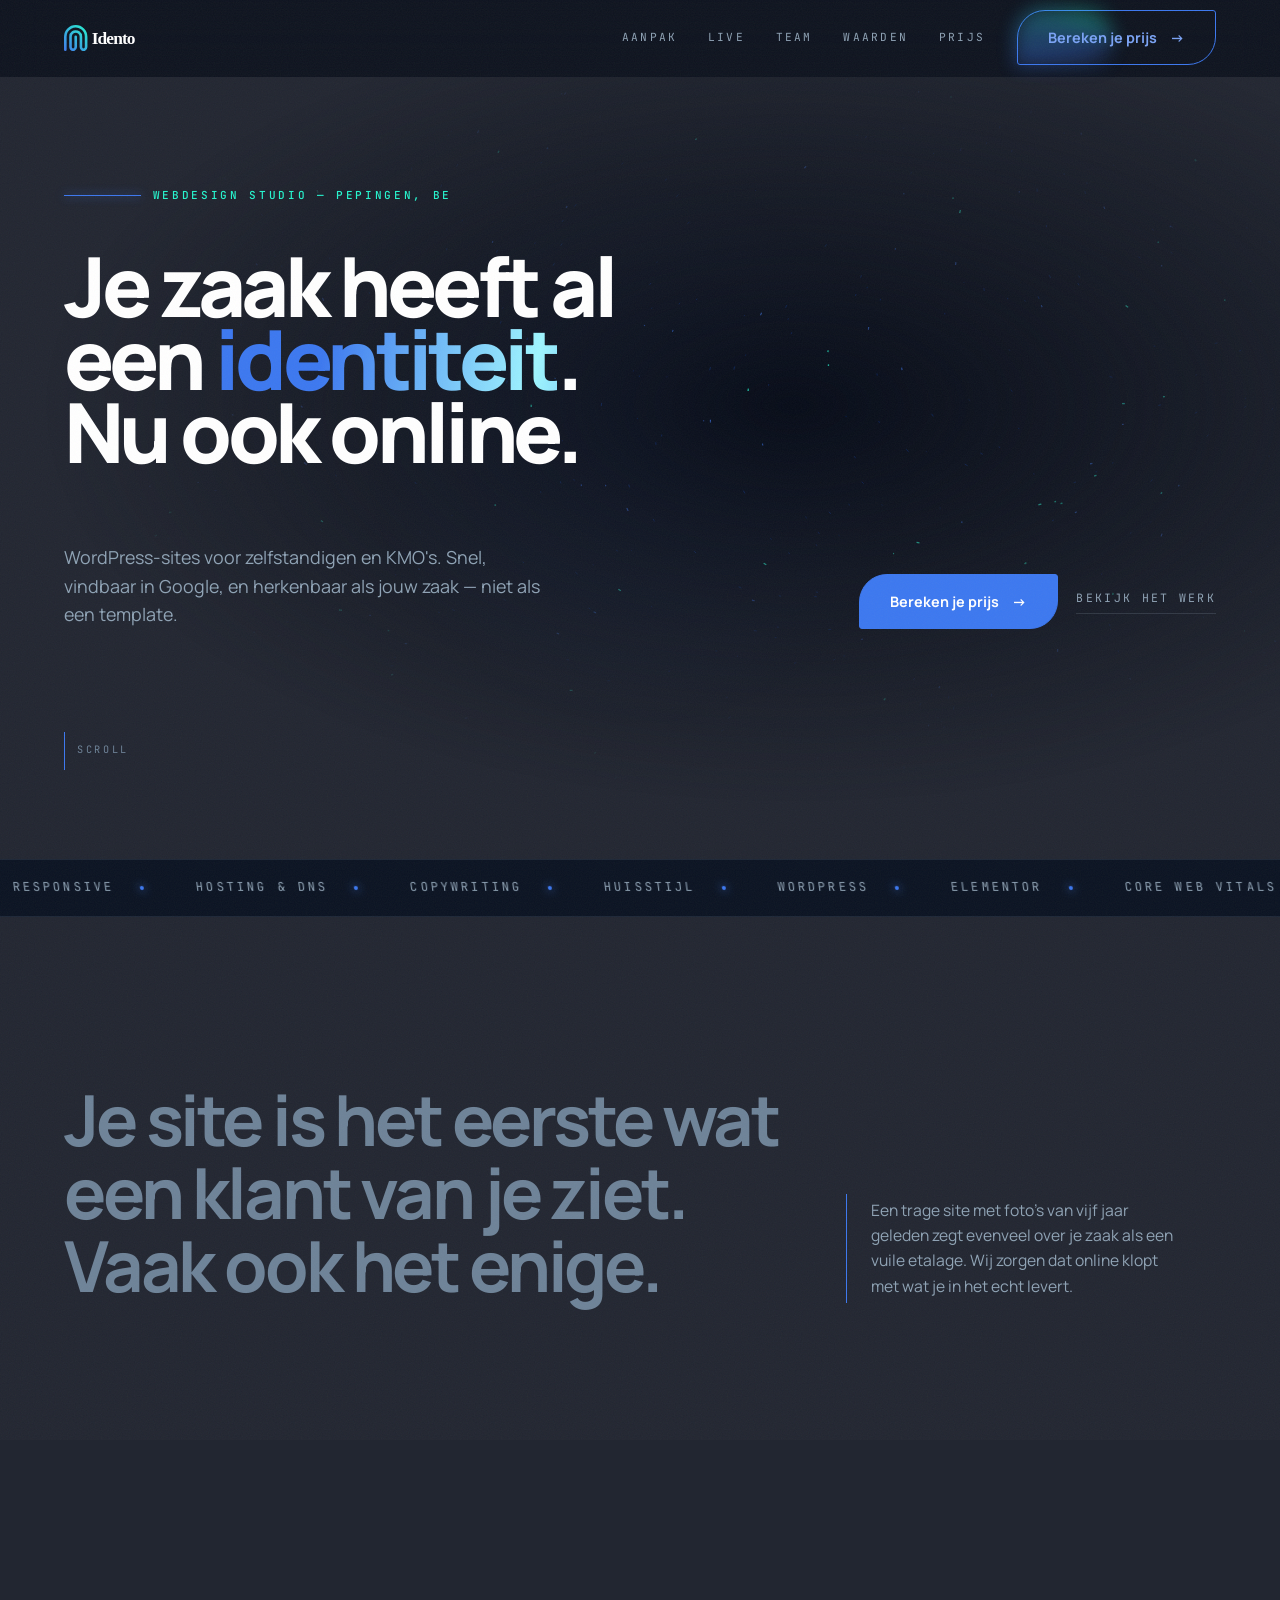
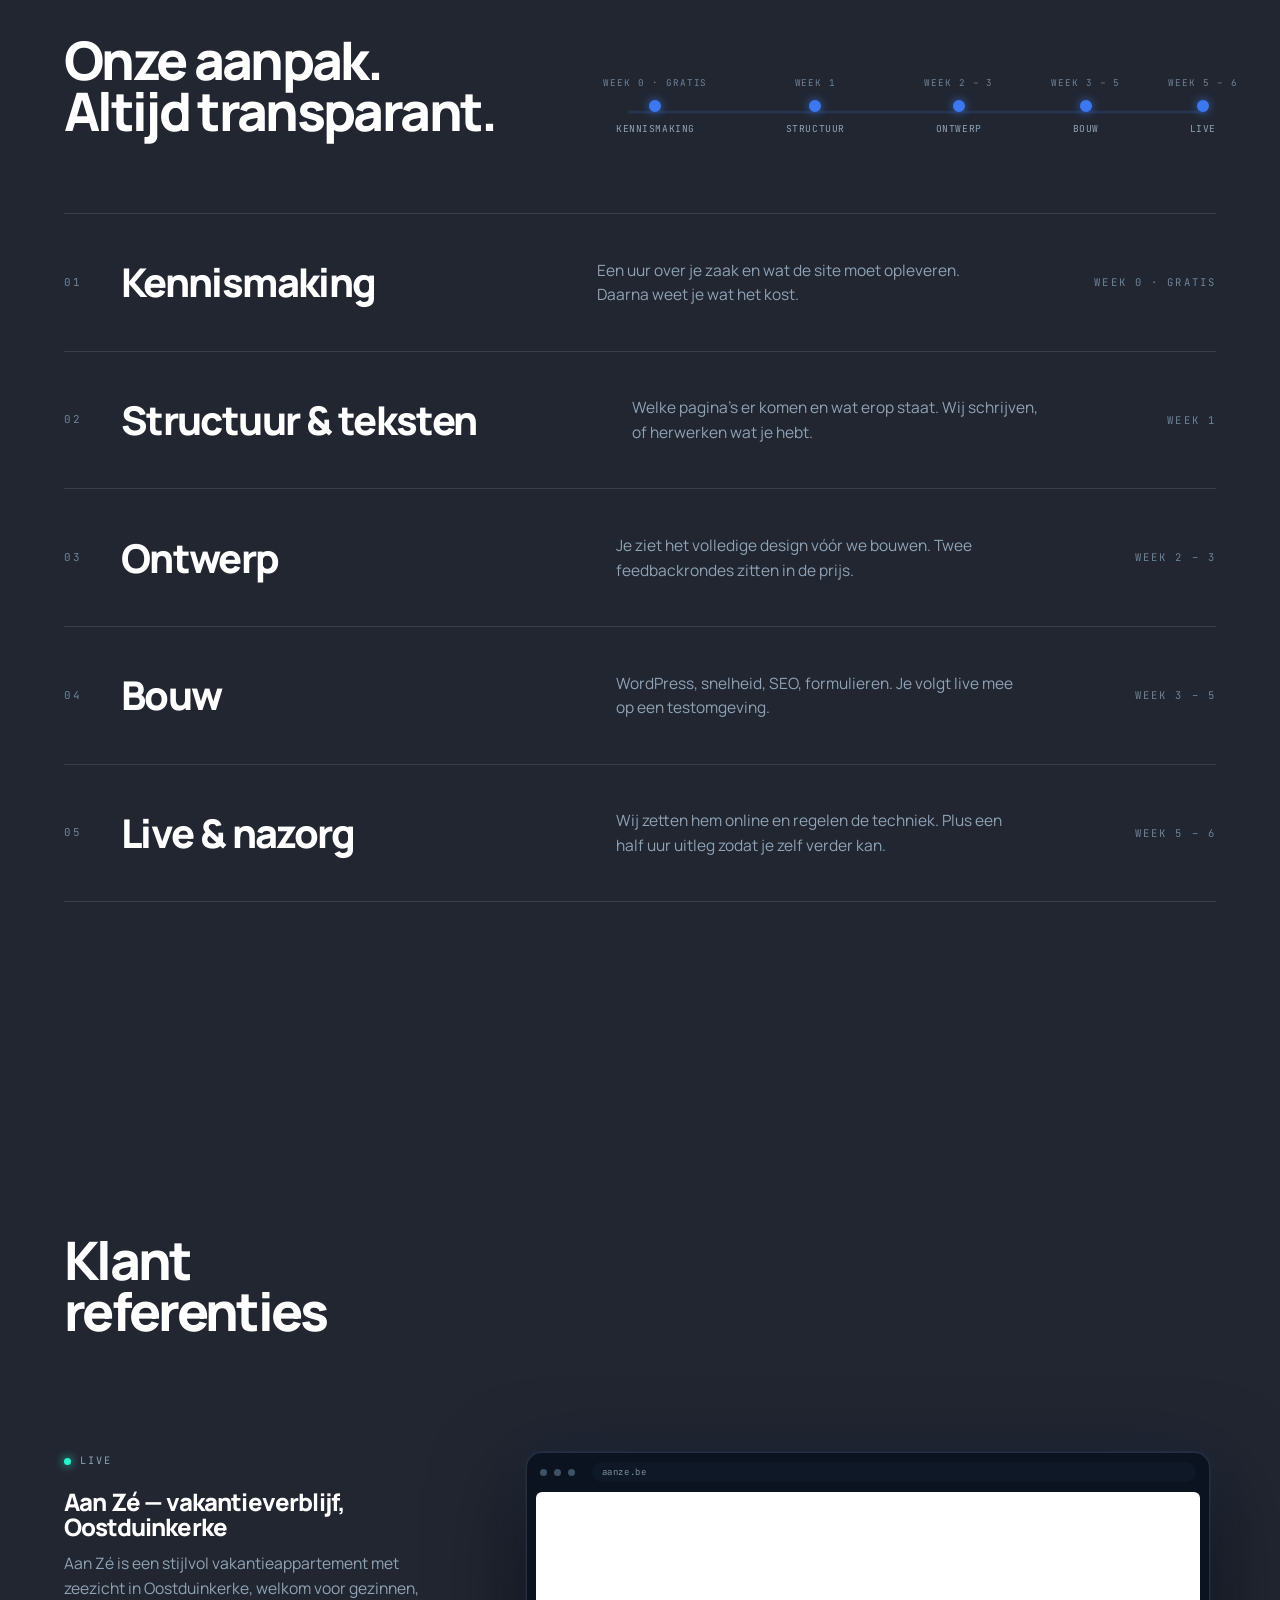
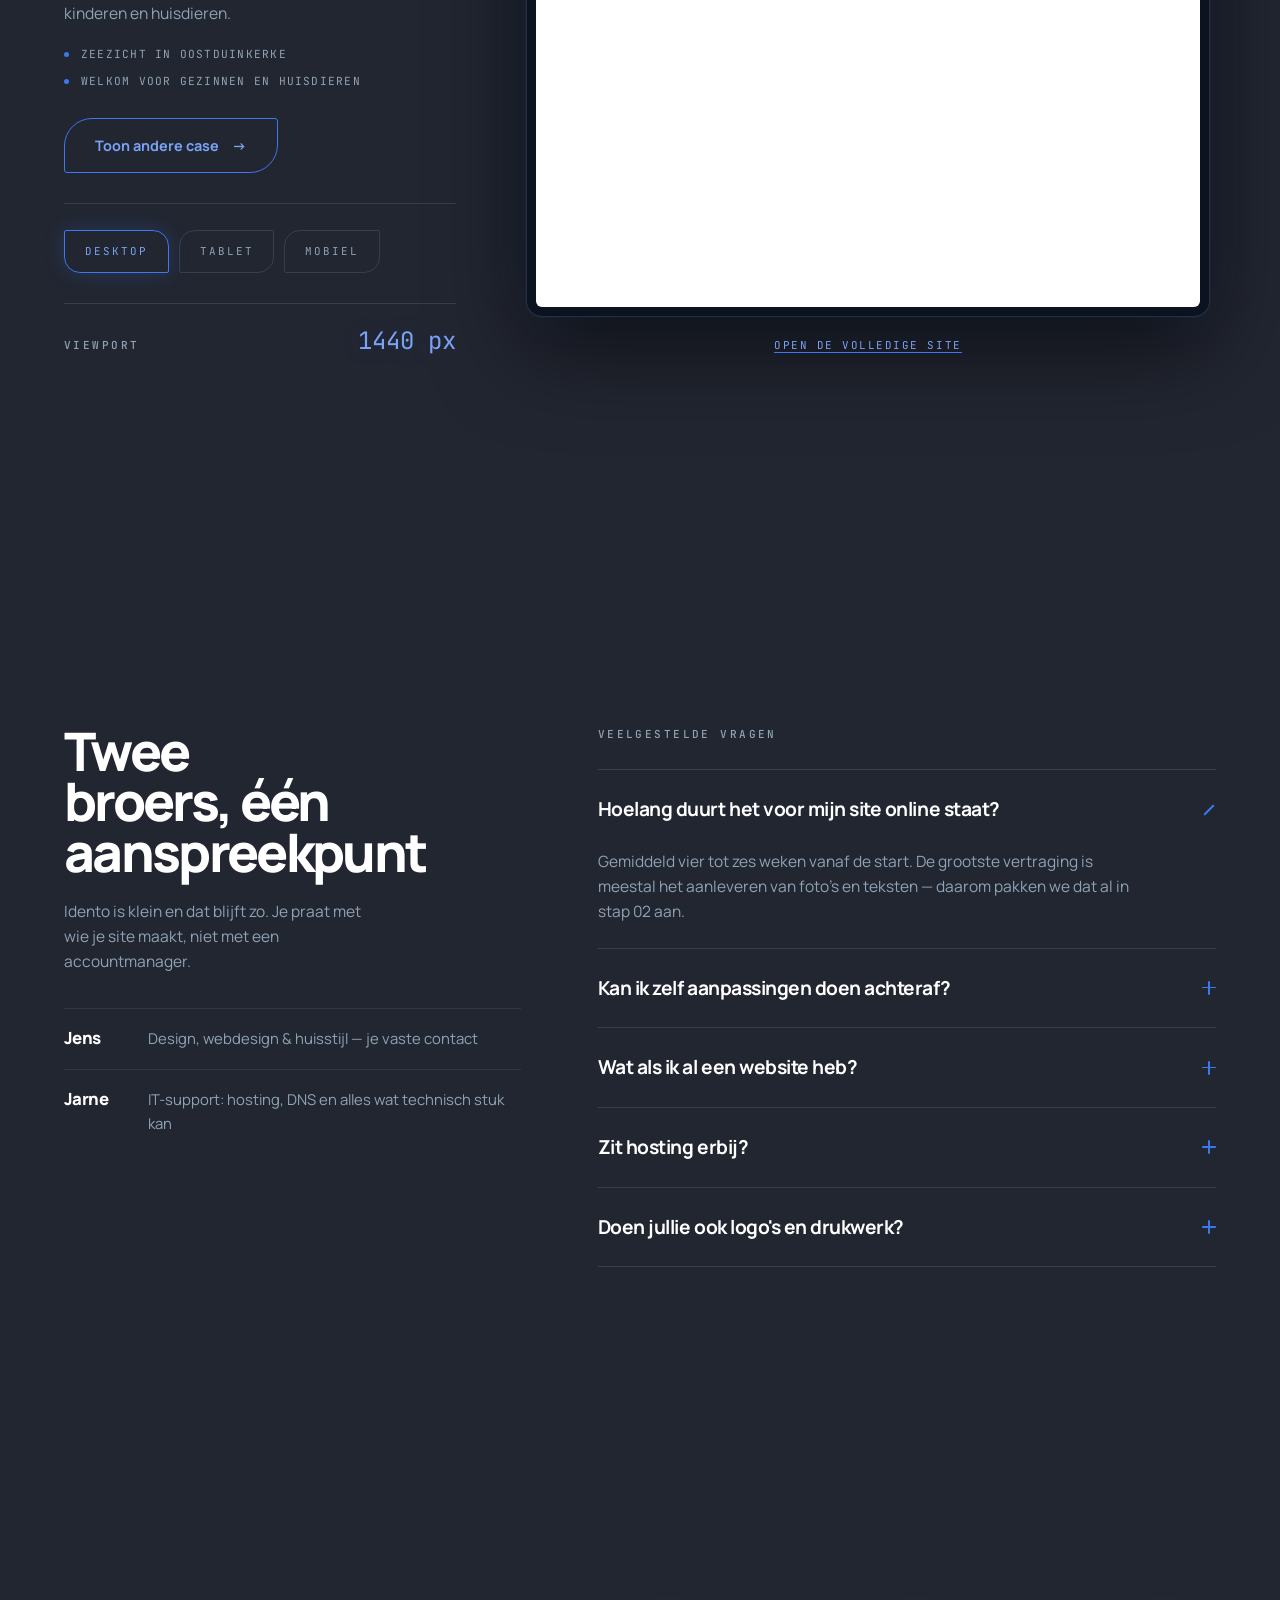
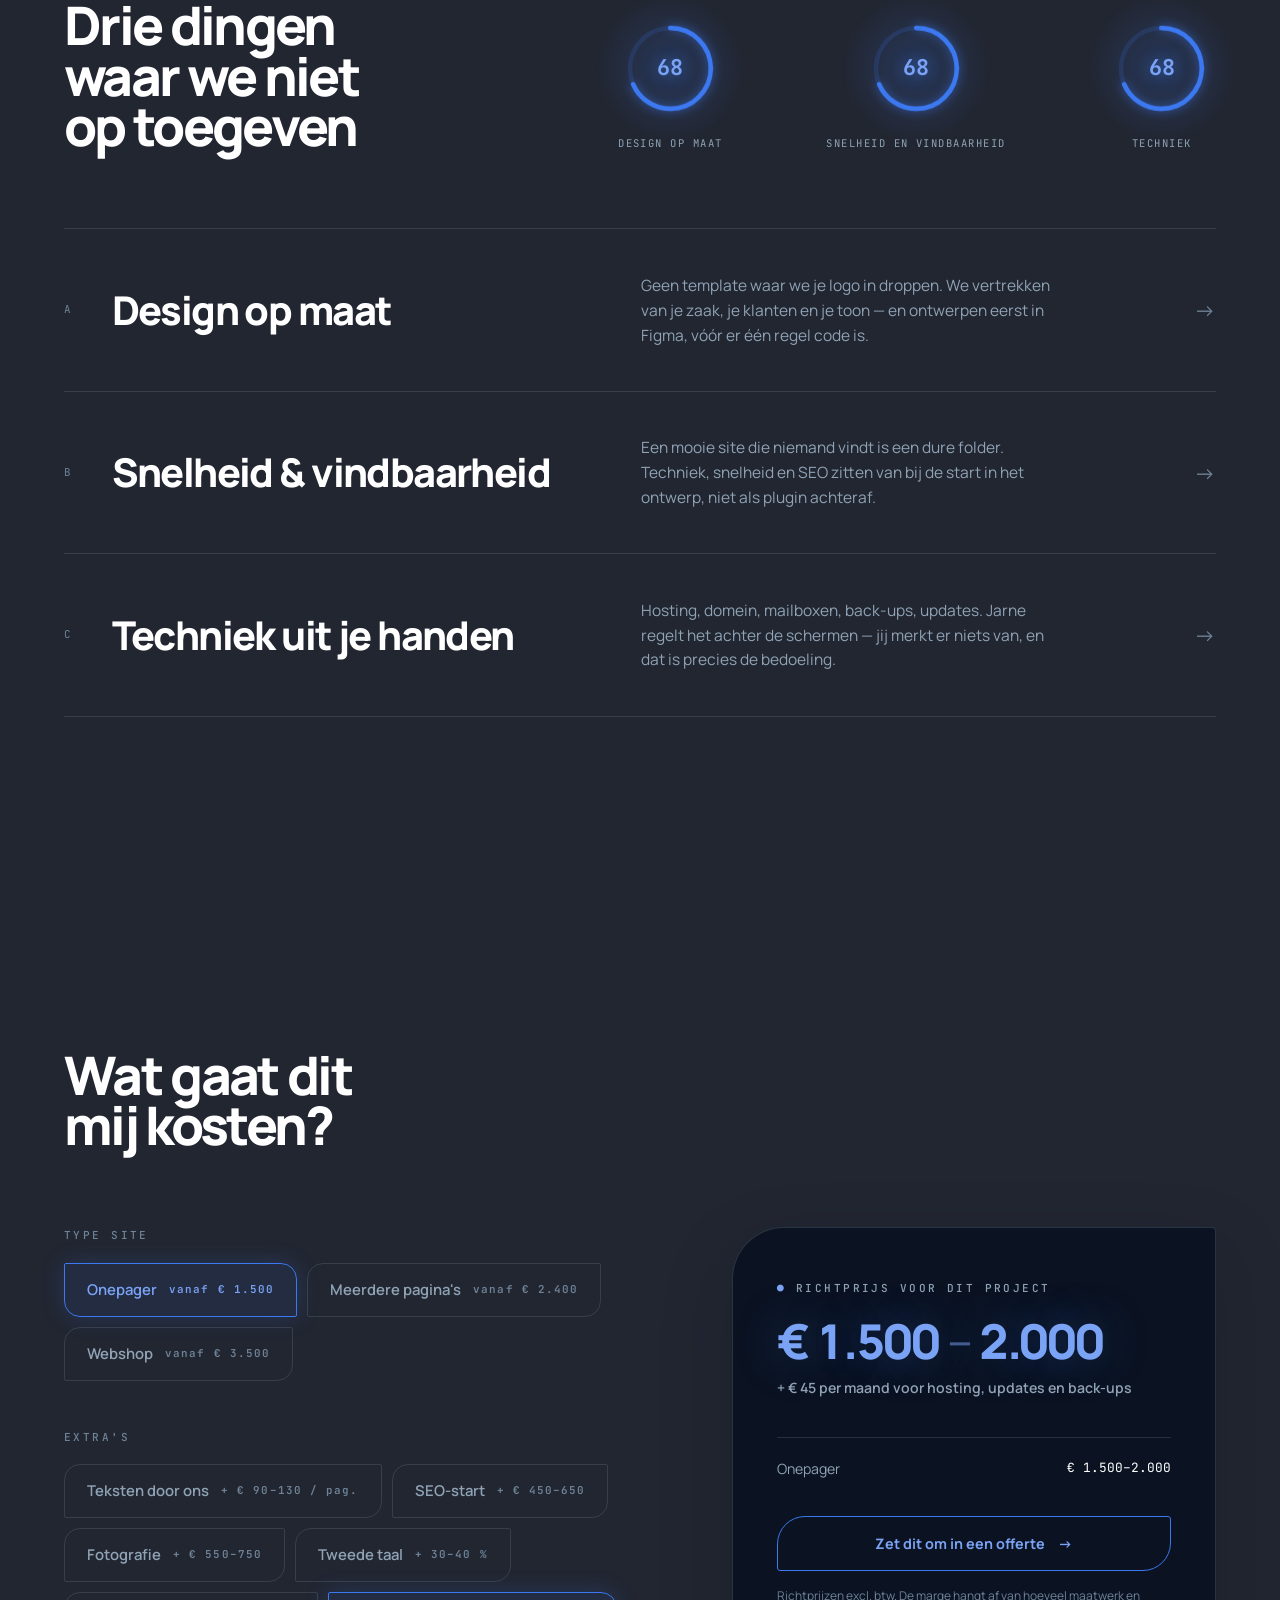
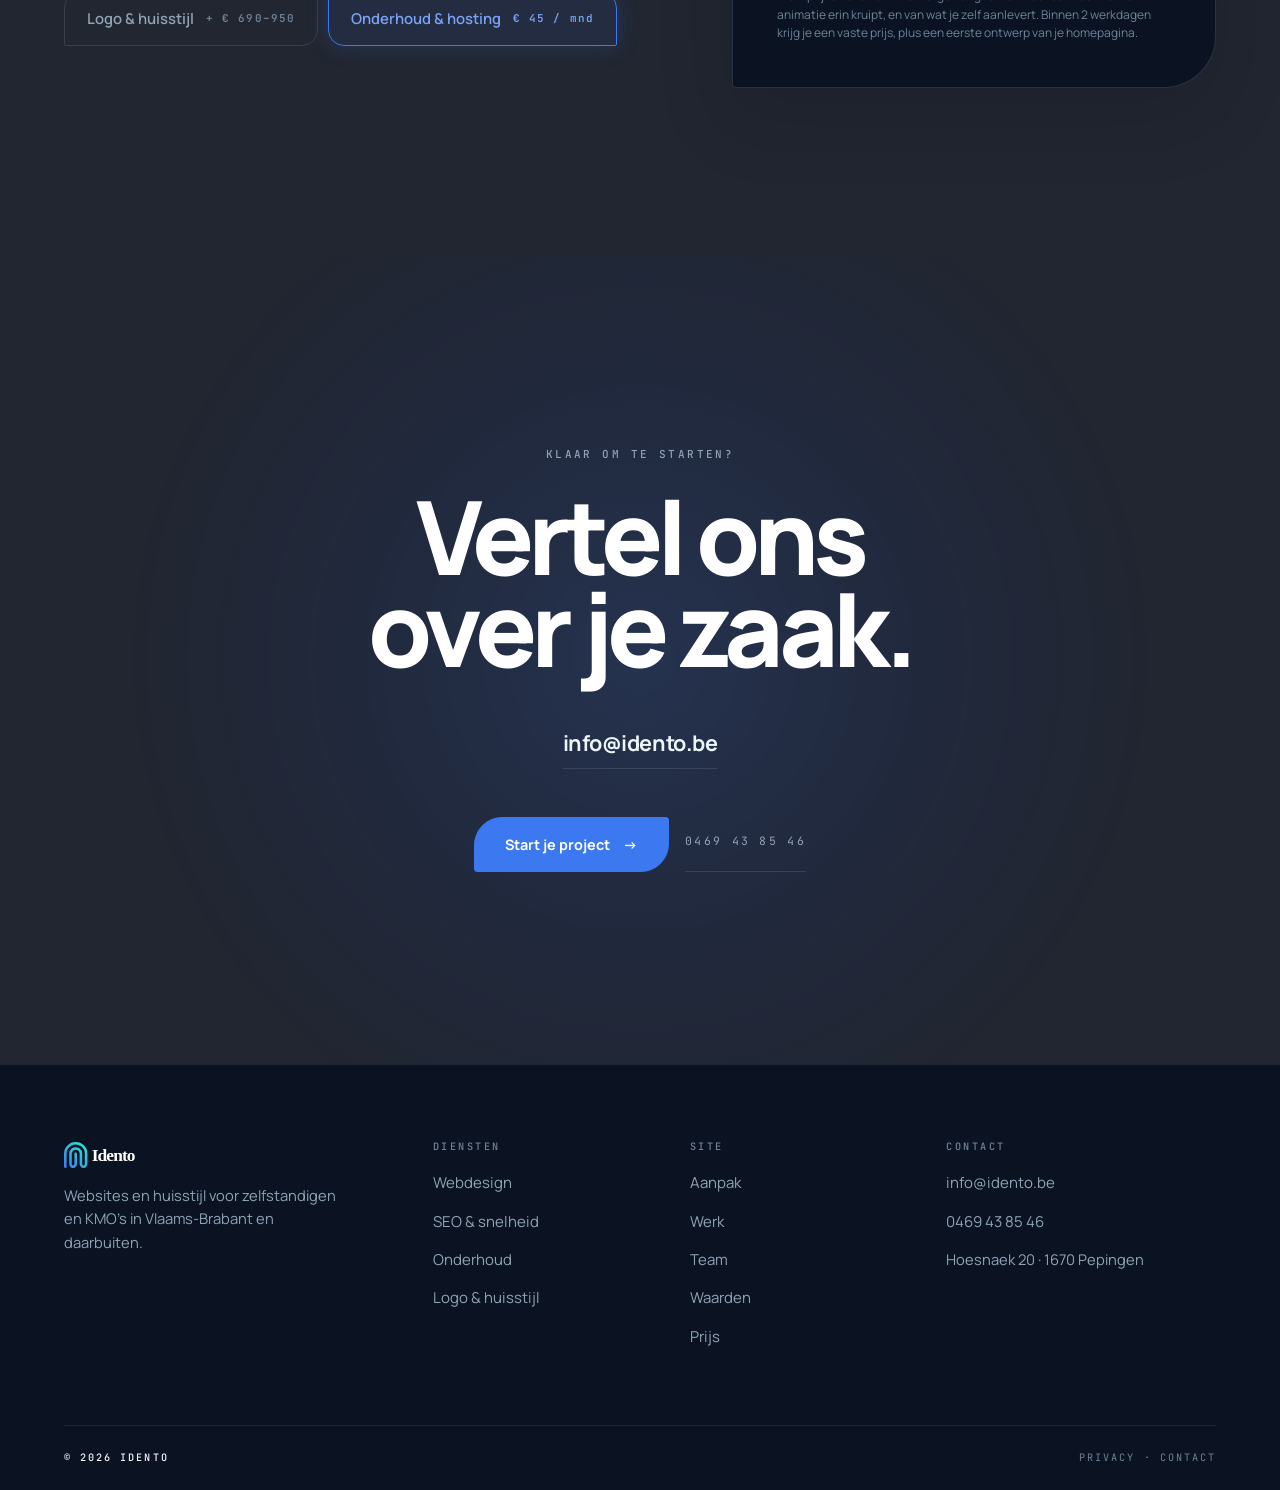
<file: index.html>
<!DOCTYPE html>
<html lang="nl">
<head>
  <meta charset="utf-8">
  <meta name="viewport" content="width=device-width, initial-scale=1, viewport-fit=cover">
  <title>Idento — websites voor zelfstandigen en KMO's</title>
  <meta name="description" content="Idento bouwt WordPress-websites voor zelfstandigen en KMO's in Vlaams-Brabant. Snel, vindbaar in Google en herkenbaar als jouw zaak. Bereken meteen je richtprijs.">
  <meta name="robots" content="index, follow">
  <link rel="canonical" href="https://idento.be/">
  <meta name="theme-color" content="#070D18">

  <!-- Open Graph -->
  <meta property="og:type" content="website">
  <meta property="og:site_name" content="Idento">
  <meta property="og:locale" content="nl_BE">
  <meta property="og:title" content="Idento — websites voor zelfstandigen en KMO's">
  <meta property="og:description" content="Je zaak heeft al een identiteit. Nu ook online. WordPress-sites die snel laden, scoren in Google en werken op elk scherm.">
  <meta property="og:url" content="https://idento.be/">
  <meta property="og:image" content="https://idento.be/assets/img/og-image.jpg">
  <meta property="og:image:width" content="1200">
  <meta property="og:image:height" content="630">

  <!-- Twitter/X -->
  <meta name="twitter:card" content="summary_large_image">
  <meta name="twitter:title" content="Idento — websites voor zelfstandigen en KMO's">
  <meta name="twitter:description" content="Je zaak heeft al een identiteit. Nu ook online.">
  <meta name="twitter:image" content="https://idento.be/assets/img/og-image.jpg">

  <!-- Favicons -->
  <link rel="icon" href="assets/img/Idento-favicon.png" type="image/png">
  <link rel="apple-touch-icon" href="assets/img/Idento-logo-icon.svg">
  <link rel="manifest" href="site.webmanifest">

  <link rel="preconnect" href="https://fonts.googleapis.com">
  <link rel="preconnect" href="https://fonts.gstatic.com" crossorigin>
  <link rel="stylesheet" href="https://fonts.googleapis.com/css2?family=Manrope:wght@400;500;700;800&family=JetBrains+Mono:wght@400;500;700&display=swap">

  <!-- Volgorde is belangrijk: brand → layout → components → pagina -->
  <link rel="stylesheet" href="assets/css/brand.css">
  <link rel="stylesheet" href="assets/css/layout.css">
  <link rel="stylesheet" href="assets/css/components.css">
  <link rel="stylesheet" href="assets/css/pages/home.css">

  <script type="application/ld+json">
  {
    "@context": "https://schema.org",
    "@type": "ProfessionalService",
    "@id": "https://idento.be/#bedrijf",
    "name": "Idento",
    "description": "Webdesignstudio voor zelfstandigen en KMO's: WordPress-websites, logo en huisstijl.",
    "url": "https://idento.be/",
    "email": "info@idento.be",
    "telephone": "+32469438546",
    "priceRange": "€€",
    "address": {
      "@type": "PostalAddress",
      "streetAddress": "Hoesnaek 20",
      "postalCode": "1670",
      "addressLocality": "Pepingen",
      "addressCountry": "BE"
    },
    "areaServed": "Vlaanderen",
    "founder": [
      { "@type": "Person", "name": "Jens De Koster" },
      { "@type": "Person", "name": "Jarne De Koster" }
    ]
  }
  </script>
</head>

<body>
  <a class="skip-link" href="#main">Naar de inhoud</a>

  <div class="progress-bar" aria-hidden="true"><div class="progress-bar-fill" id="progressFill"></div></div>
  <div class="grain" aria-hidden="true"></div>
  <button class="scroll-top" id="scrollTop" type="button" aria-label="Scroll naar boven">
    <svg width="18" height="18" viewBox="0 0 24 24" fill="none" stroke="currentColor" stroke-width="2.4" stroke-linecap="round" stroke-linejoin="round" aria-hidden="true"><path d="M12 19V5M5 12l7-7 7 7"/></svg>
  </button>
  <div id="spot" aria-hidden="true" style="position:fixed;width:640px;height:640px;left:0;top:0;z-index:0;pointer-events:none;display:none;background:radial-gradient(circle,rgba(60,120,240,.075) 0%,rgba(60,120,240,0) 62%);transform:translate(-9999px,-9999px)"></div>

  <!-- ===================== NAV ===================== -->
  <header class="nav">
    <div class="wrap nav-inner">
      <a class="brand-mark" href="/">
        <img class="brand-logo" src="assets/img/Idento-logo-white_text.svg" alt="Idento">
      </a>
      <div class="nav-links">
        <nav class="nav-links-list" aria-label="Hoofdnavigatie">
          <a href="#traject">Aanpak</a>
          <a href="#live">Live</a>
          <a href="#vragen">Team</a>
          <a href="#aanpak">Waarden</a>
          <a href="#prijs">Prijs</a>
        </nav>
        <div class="nav-cta">
          <a class="btn nav-pulse-btn" href="#prijs">Bereken je prijs <span class="arw">&rarr;</span></a>
        </div>
      </div>
    </div>
  </header>

  <main id="main">

    <!-- ===================== HERO ===================== -->
    <section class="hero" id="hero">
      <canvas id="field" aria-hidden="true"></canvas>
      <div class="wrap">
        <p class="eyebrow reveal">Webdesign studio — Pepingen, BE</p>

        <h1 class="h-xl" id="heroTitle">
          <span class="ln"><span>Je zaak heeft al</span></span>
          <span class="ln"><span>een <i class="sheen" style="font-style:normal">identiteit</i>.</span></span>
          <span class="ln"><span>Nu ook online.</span></span>
        </h1>

        <div class="hero-row">
          <p class="lead reveal">
            WordPress-sites voor zelfstandigen en KMO's. Snel, vindbaar in Google,
            en herkenbaar als jouw zaak — niet als een template.
          </p>
          <div class="hero-cta reveal">
            <a class="btn btn-primary" href="#prijs">Bereken je prijs <span class="arw">&rarr;</span></a>
            <a class="tlink" href="#live">Bekijk het werk</a>
          </div>
        </div>

        <p class="scroll-cue reveal"><span class="v"></span>Scroll</p>
      </div>
    </section>

    <!-- ===================== TICKER ===================== -->
    <div class="ticker" aria-hidden="true">
      <div class="tk" id="ticker">
        <span>WordPress</span><span>Elementor</span><span>Core Web Vitals</span><span>Technische SEO</span><span>Responsive</span><span>Hosting &amp; DNS</span><span>Copywriting</span><span>Huisstijl</span>
        <span>WordPress</span><span>Elementor</span><span>Core Web Vitals</span><span>Technische SEO</span><span>Responsive</span><span>Hosting &amp; DNS</span><span>Copywriting</span><span>Huisstijl</span>
      </div>
    </div>

    <!-- ===================== STATEMENT ===================== -->
    <section class="section">
      <div class="wrap stmt-grid">
        <h2 class="stmt" data-words data-hi="8,9,10">Je site is het eerste wat een klant van je ziet. Vaak ook het enige.</h2>
        <p class="stmt-note reveal">
          Een trage site met foto's van vijf jaar geleden zegt evenveel over je zaak
          als een vuile etalage. Wij zorgen dat online klopt met wat je in het echt levert.
        </p>
      </div>
    </section>

    <!-- ===================== 01 · TRAJECT ===================== -->
    <section class="section" id="traject">
      <div class="wrap">
        <div class="section-head">
          <h2 class="h-lg reveal" style="max-width:13ch">Onze aanpak. Altijd transparant.</h2>
          <div class="timeline reveal" id="trajectTimeline" role="img" aria-label="Traject in vijf stappen: Kennismaking (week 0, gratis), Structuur (week 1), Ontwerp (week 2 tot 3), Bouw (week 3 tot 5), Live (week 5 tot 6)">
            <svg class="timeline-line" viewBox="0 0 100 10" preserveAspectRatio="none" aria-hidden="true">
              <line x1="2" y1="5" x2="98" y2="5" class="timeline-line-bg" pathLength="100"></line>
              <line x1="2" y1="5" x2="98" y2="5" class="timeline-line-fill" pathLength="100"></line>
            </svg>
            <div class="timeline-nodes">
              <div class="timeline-node" style="--d:0s"><span class="timeline-week">Week 0 · gratis</span><span class="timeline-dot"></span><span class="timeline-label">Kennismaking</span></div>
              <div class="timeline-node" style="--d:.4s"><span class="timeline-week">Week 1</span><span class="timeline-dot"></span><span class="timeline-label">Structuur</span></div>
              <div class="timeline-node" style="--d:.8s"><span class="timeline-week">Week 2 – 3</span><span class="timeline-dot"></span><span class="timeline-label">Ontwerp</span></div>
              <div class="timeline-node" style="--d:1.2s"><span class="timeline-week">Week 3 – 5</span><span class="timeline-dot"></span><span class="timeline-label">Bouw</span></div>
              <div class="timeline-node" style="--d:1.6s"><span class="timeline-week">Week 5 – 6</span><span class="timeline-dot"></span><span class="timeline-label">Live</span></div>
            </div>
            <span class="timeline-pulse" aria-hidden="true"></span>
          </div>
        </div>

        <div class="rows">
          <article class="row reveal"><span class="idx">01</span><h3>Kennismaking</h3>
            <p>Een uur over je zaak en wat de site moet opleveren. Daarna weet je wat het kost.</p><span class="meta">Week 0 · gratis</span></article>
          <article class="row reveal"><span class="idx">02</span><h3>Structuur &amp; teksten</h3>
            <p>Welke pagina's er komen en wat erop staat. Wij schrijven, of herwerken wat je hebt.</p><span class="meta">Week 1</span></article>
          <article class="row reveal"><span class="idx">03</span><h3>Ontwerp</h3>
            <p>Je ziet het volledige design vóór we bouwen. Twee feedbackrondes zitten in de prijs.</p><span class="meta">Week 2 – 3</span></article>
          <article class="row reveal"><span class="idx">04</span><h3>Bouw</h3>
            <p>WordPress, snelheid, SEO, formulieren. Je volgt live mee op een testomgeving.</p><span class="meta">Week 3 – 5</span></article>
          <article class="row reveal"><span class="idx">05</span><h3>Live &amp; nazorg</h3>
            <p>Wij zetten hem online en regelen de techniek. Plus een half uur uitleg zodat je zelf verder kan.</p><span class="meta">Week 5 – 6</span></article>
        </div>
      </div>
    </section>

    <!-- ===================== 02 · LIVE CASE ===================== -->
    <section class="section" id="live">
      <div class="wrap">
        <div class="section-head">
          <h2 class="h-lg reveal" style="max-width:11ch">Klant referenties</h2>
        </div>

        <div class="demo">
          <div class="demo-side reveal">
            <span class="demo-tag"><span class="live-dot"></span>Live</span>
            <h3 class="case-title" id="caseTitle">Korst — bedrijfscatering, regio Gent</h3>
            <p id="caseDesc">Korst levert dagverse ontbijt-, lunch- en aperoboxen aan kantoren rond Gent.</p>
            <ul class="case-facts" id="caseFacts"></ul>

            <div class="case-nav">
              <button class="btn" id="caseNext" type="button">Toon andere case <span class="arw">&rarr;</span></button>
            </div>

            <div class="case-split"></div>

            <div class="dev-chips" role="group" aria-label="Kies een schermformaat">
              <button class="dchip is-on" type="button" data-device="desktop">Desktop</button>
              <button class="dchip" type="button" data-device="tablet">Tablet</button>
              <button class="dchip" type="button" data-device="mobile">Mobiel</button>
            </div>
            <div class="readout">
              <span class="mono">Viewport</span>
              <span class="w" id="viewportWidth">1440 px</span>
            </div>
          </div>

          <div class="stage">
            <div class="frame is-desktop" id="caseFrame">
              <div class="bezel">
                <div class="chrome" aria-hidden="true"><i></i><i></i><i></i><span class="url">idento-studio.github.io/korst/</span></div>
                <div class="vp" id="caseViewport">
                  <div class="notch" aria-hidden="true"></div>
                  <iframe id="caseSite" title="Live voorbeeld van een gerealiseerd project" loading="lazy" referrerpolicy="no-referrer"></iframe>
                </div>
              </div>
              <p class="fallback"><a id="caseLink" href="https://idento-studio.github.io/korst/" target="_blank" rel="noopener">open de volledige site</a></p>
            </div>
          </div>
        </div>
      </div>
    </section>

    <!-- ===================== 03 · WIE + VRAGEN ===================== -->
    <section class="section" id="vragen">
      <div class="wrap split">
        <div>
          <h2 class="h-lg reveal" style="max-width:11ch">Twee broers, één aanspreekpunt</h2>
          <p class="reveal" style="margin-top:22px;max-width:36ch;color:var(--text-muted);font-size:.97rem">
            Idento is klein en dat blijft zo. Je praat met wie je site maakt, niet met een accountmanager.
          </p>
          <div class="who reveal">
            <div><b>Jens</b><span>Design, webdesign &amp; huisstijl — je vaste contact</span></div>
            <div><b>Jarne</b><span>IT-support: hosting, DNS en alles wat technisch stuk kan</span></div>
          </div>
        </div>

        <div>
          <p class="mono reveal" style="margin-bottom:26px">Veelgestelde vragen</p>
          <div class="faq-list reveal">
            <details class="faq-item" open>
              <summary><span class="q">Hoelang duurt het voor mijn site online staat?</span><span class="faq-chevron" aria-hidden="true"></span></summary>
              <p>Gemiddeld vier tot zes weken vanaf de start. De grootste vertraging is meestal het aanleveren van foto's en teksten — daarom pakken we dat al in stap 02 aan.</p>
            </details>
            <details class="faq-item">
              <summary><span class="q">Kan ik zelf aanpassingen doen achteraf?</span><span class="faq-chevron" aria-hidden="true"></span></summary>
              <p>Ja. We bouwen in WordPress met Elementor. Bij de oplevering krijg je een half uur uitleg plus een korte video. Een tekst wijzigen of een foto vervangen doe je daarna zelf in vijf minuten.</p>
            </details>
            <details class="faq-item">
              <summary><span class="q">Wat als ik al een website heb?</span><span class="faq-chevron" aria-hidden="true"></span></summary>
              <p>Dan verhuizen we alles: domeinnaam, mailboxen en de pagina's die het goed doen in Google. Je oude site blijft online tot de nieuwe klaar is, dus je bent geen dag onbereikbaar.</p>
            </details>
            <details class="faq-item">
              <summary><span class="q">Zit hosting erbij?</span><span class="faq-chevron" aria-hidden="true"></span></summary>
              <p>Optioneel, aan € 45 per maand: hosting, dagelijkse back-ups, updates, beveiliging en kleine aanpassingen. Liever bij je huidige hostingpartij blijven? Ook goed.</p>
            </details>
            <details class="faq-item">
              <summary><span class="q">Doen jullie ook logo's en drukwerk?</span><span class="faq-chevron" aria-hidden="true"></span></summary>
              <p>Jazeker — logo, huisstijl, visitekaartjes, banners en borden via vaste drukpartners, met levering. Handig als je in één keer alles gelijk wil trekken.</p>
            </details>
          </div>
        </div>
      </div>
    </section>

    <!-- ===================== 04 · AANPAK ===================== -->
    <section class="section" id="aanpak">
      <div class="wrap">
        <div class="section-head">
          <h2 class="h-lg reveal" style="max-width:13ch">Drie dingen waar we niet op toegeven</h2>
          <!-- Streefdoel, geen gemeten score: bij Idento is 100% de lat, geen
               "gemiddeld goed genoeg". Vandaar dat alle drie naar 100 lopen. -->
          <div class="score-board reveal" id="scoreBoard" role="img" aria-label="Streefdoel: design op maat, snelheid en vindbaarheid, en techniek elk op 100 van de 100">
            <div class="score-ring" data-target="100">
              <div class="ring-visual">
                <svg viewBox="0 0 140 140" aria-hidden="true">
                  <circle class="ring-track" cx="70" cy="70" r="52"></circle>
                  <circle class="ring-fill" cx="70" cy="70" r="52" style="--score:100"></circle>
                </svg>
                <span class="ring-value">100</span>
                <span class="ring-check" aria-hidden="true">&#10003;</span>
              </div>
              <span class="ring-label">Design op maat</span>
            </div>
            <div class="score-ring" data-target="100">
              <div class="ring-visual">
                <svg viewBox="0 0 140 140" aria-hidden="true">
                  <circle class="ring-track" cx="70" cy="70" r="52"></circle>
                  <circle class="ring-fill" cx="70" cy="70" r="52" style="--score:100"></circle>
                </svg>
                <span class="ring-value">100</span>
                <span class="ring-check" aria-hidden="true">&#10003;</span>
              </div>
              <span class="ring-label">Snelheid en vindbaarheid</span>
            </div>
            <div class="score-ring" data-target="100">
              <div class="ring-visual">
                <svg viewBox="0 0 140 140" aria-hidden="true">
                  <circle class="ring-track" cx="70" cy="70" r="52"></circle>
                  <circle class="ring-fill" cx="70" cy="70" r="52" style="--score:100"></circle>
                </svg>
                <span class="ring-value">100</span>
                <span class="ring-check" aria-hidden="true">&#10003;</span>
              </div>
              <span class="ring-label">Techniek</span>
            </div>
          </div>
        </div>

        <div class="rows">
          <article class="row reveal">
            <span class="idx">A</span>
            <h3>Design op maat</h3>
            <p>Geen template waar we je logo in droppen. We vertrekken van je zaak, je klanten en je toon — en ontwerpen eerst in Figma, vóór er één regel code is.</p>
            <span class="go" aria-hidden="true">&rarr;</span>
          </article>
          <article class="row reveal">
            <span class="idx">B</span>
            <h3>Snelheid &amp; vindbaarheid</h3>
            <p>Een mooie site die niemand vindt is een dure folder. Techniek, snelheid en SEO zitten van bij de start in het ontwerp, niet als plugin achteraf.</p>
            <span class="go" aria-hidden="true">&rarr;</span>
          </article>
          <article class="row reveal">
            <span class="idx">C</span>
            <h3>Techniek uit je handen</h3>
            <p>Hosting, domein, mailboxen, back-ups, updates. Jarne regelt het achter de schermen — jij merkt er niets van, en dat is precies de bedoeling.</p>
            <span class="go" aria-hidden="true">&rarr;</span>
          </article>
        </div>
      </div>
    </section>

    <!-- ===================== 05 · PRIJS ===================== -->
    <section class="section" id="prijs">
      <div class="wrap">
        <div class="section-head">
          <h2 class="h-lg reveal" style="max-width:12ch">Wat gaat dit mij kosten?</h2>
        </div>

        <div class="calc">
          <div class="reveal">
            <fieldset class="calc-field">
              <div class="calc-label"><span class="mono">Type site</span></div>
              <div class="chips">
                <label class="chip"><input type="radio" name="sitetype" id="typeOne" value="one" checked><span>Onepager <em>vanaf € 1.500</em></span></label>
                <label class="chip"><input type="radio" name="sitetype" id="typeMulti" value="multi"><span>Meerdere pagina's <em>vanaf € 2.400</em></span></label>
                <label class="chip"><input type="radio" name="sitetype" id="typeShop" value="shop"><span>Webshop <em>vanaf € 3.500</em></span></label>
              </div>
            </fieldset>

            <fieldset class="calc-field" id="calcPagesField">
              <div class="calc-label"><span class="mono">Aantal pagina's</span><span class="rng-val" id="calcPagesOut">05</span></div>
              <input type="range" id="calcPages" min="1" max="12" value="5" step="1" aria-label="Aantal pagina's">
              <div class="rng-cap"><span class="mono">01</span><span class="mono">12+</span></div>
            </fieldset>

            <fieldset class="calc-field">
              <div class="calc-label"><span class="mono">Extra's</span></div>
              <div class="chips">
                <label class="chip"><input type="checkbox" id="optCopy"><span>Teksten door ons <em>+ € 90–130 / pag.</em></span></label>
                <label class="chip"><input type="checkbox" id="optSeo"><span>SEO-start <em>+ € 450–650</em></span></label>
                <label class="chip"><input type="checkbox" id="optPhoto"><span>Fotografie <em>+ € 550–750</em></span></label>
                <label class="chip"><input type="checkbox" id="optLang"><span>Tweede taal <em>+ 30–40 %</em></span></label>
                <label class="chip"><input type="checkbox" id="optLogo"><span>Logo &amp; huisstijl <em>+ € 690–950</em></span></label>
                <label class="chip"><input type="checkbox" id="optCare" checked><span>Onderhoud &amp; hosting <em>€ 45 / mnd</em></span></label>
              </div>
            </fieldset>
          </div>

          <aside class="quote-box reveal">
            <span class="mono"><span class="c">●</span> Richtprijs voor dit project</span>
            <div class="big-price"><span id="priceLow">€ 1.500</span><i>–</i><span id="priceHigh">2.000</span></div>
            <p class="sub-price" id="calcMonthly">+ € 45 per maand voor hosting, updates en back-ups</p>
            <div class="spec" id="calcSpec"></div>
            <a class="btn" href="contact/">Zet dit om in een offerte <span class="arw">&rarr;</span></a>
            <p class="fine">Richtprijzen excl. btw. De marge hangt af van hoeveel maatwerk en animatie erin kruipt, en van wat je zelf aanlevert. Binnen 2 werkdagen krijg je een vaste prijs, plus een eerste ontwerp van je homepagina.</p>
          </aside>
        </div>
      </div>
    </section>

    <!-- ===================== SLOT-CTA ===================== -->
    <section class="section cta-section" id="contact">
      <div class="cta-halo" aria-hidden="true"></div>
      <div class="wrap">
        <p class="mono reveal">Klaar om te starten?</p>
        <h2 class="h-xl reveal" style="margin-top:26px">Vertel ons over je zaak.</h2>
        <a class="cta-mail reveal" href="mailto:info@idento.be">info@idento.be</a>
        <div class="cta-actions reveal">
          <a class="btn btn-primary" href="contact/">Start je project <span class="arw">&rarr;</span></a>
          <a class="tlink" href="tel:+32469438546">0469 43 85 46</a>
        </div>
      </div>
    </section>

  </main>

  <!-- ===================== FOOTER ===================== -->
  <footer>
    <div class="wrap">
      <div class="footer-grid">
        <div>
          <div class="footer-mark">
            <img class="brand-logo" src="assets/img/Idento-logo-white_text.svg" alt="Idento">
          </div>
          <p style="font-size:.92rem;max-width:32ch">Websites en huisstijl voor zelfstandigen en KMO's in Vlaams-Brabant en daarbuiten.</p>
        </div>
        <div>
          <h4>Diensten</h4>
          <ul>
            <li><a href="#aanpak">Webdesign</a></li>
            <li><a href="#aanpak">SEO &amp; snelheid</a></li>
            <li><a href="#aanpak">Onderhoud</a></li>
            <li><a href="#aanpak">Logo &amp; huisstijl</a></li>
          </ul>
        </div>
        <div>
          <h4>Site</h4>
          <ul>
            <li><a href="#traject">Aanpak</a></li>
            <li><a href="#live">Werk</a></li>
            <li><a href="#vragen">Team</a></li>
            <li><a href="#aanpak">Waarden</a></li>
            <li><a href="#prijs">Prijs</a></li>
          </ul>
        </div>
        <div>
          <h4>Contact</h4>
          <ul>
            <li><a href="mailto:info@idento.be">info@idento.be</a></li>
            <li><a href="tel:+32469438546">0469 43 85 46</a></li>
            <li><span style="font-size:.92rem">Hoesnaek 20 · 1670 Pepingen</span></li>
          </ul>
        </div>
      </div>
      <div class="footer-inner">
        <strong>© 2026 Idento</strong>
        <span class="footer-legal"><a href="privacy/">Privacy</a> · <a href="contact/">Contact</a></span>
      </div>
    </div>
  </footer>

  <script src="assets/js/site.js" defer></script>
  <script src="assets/js/home.js" defer></script>
</body>
</html>
</file>
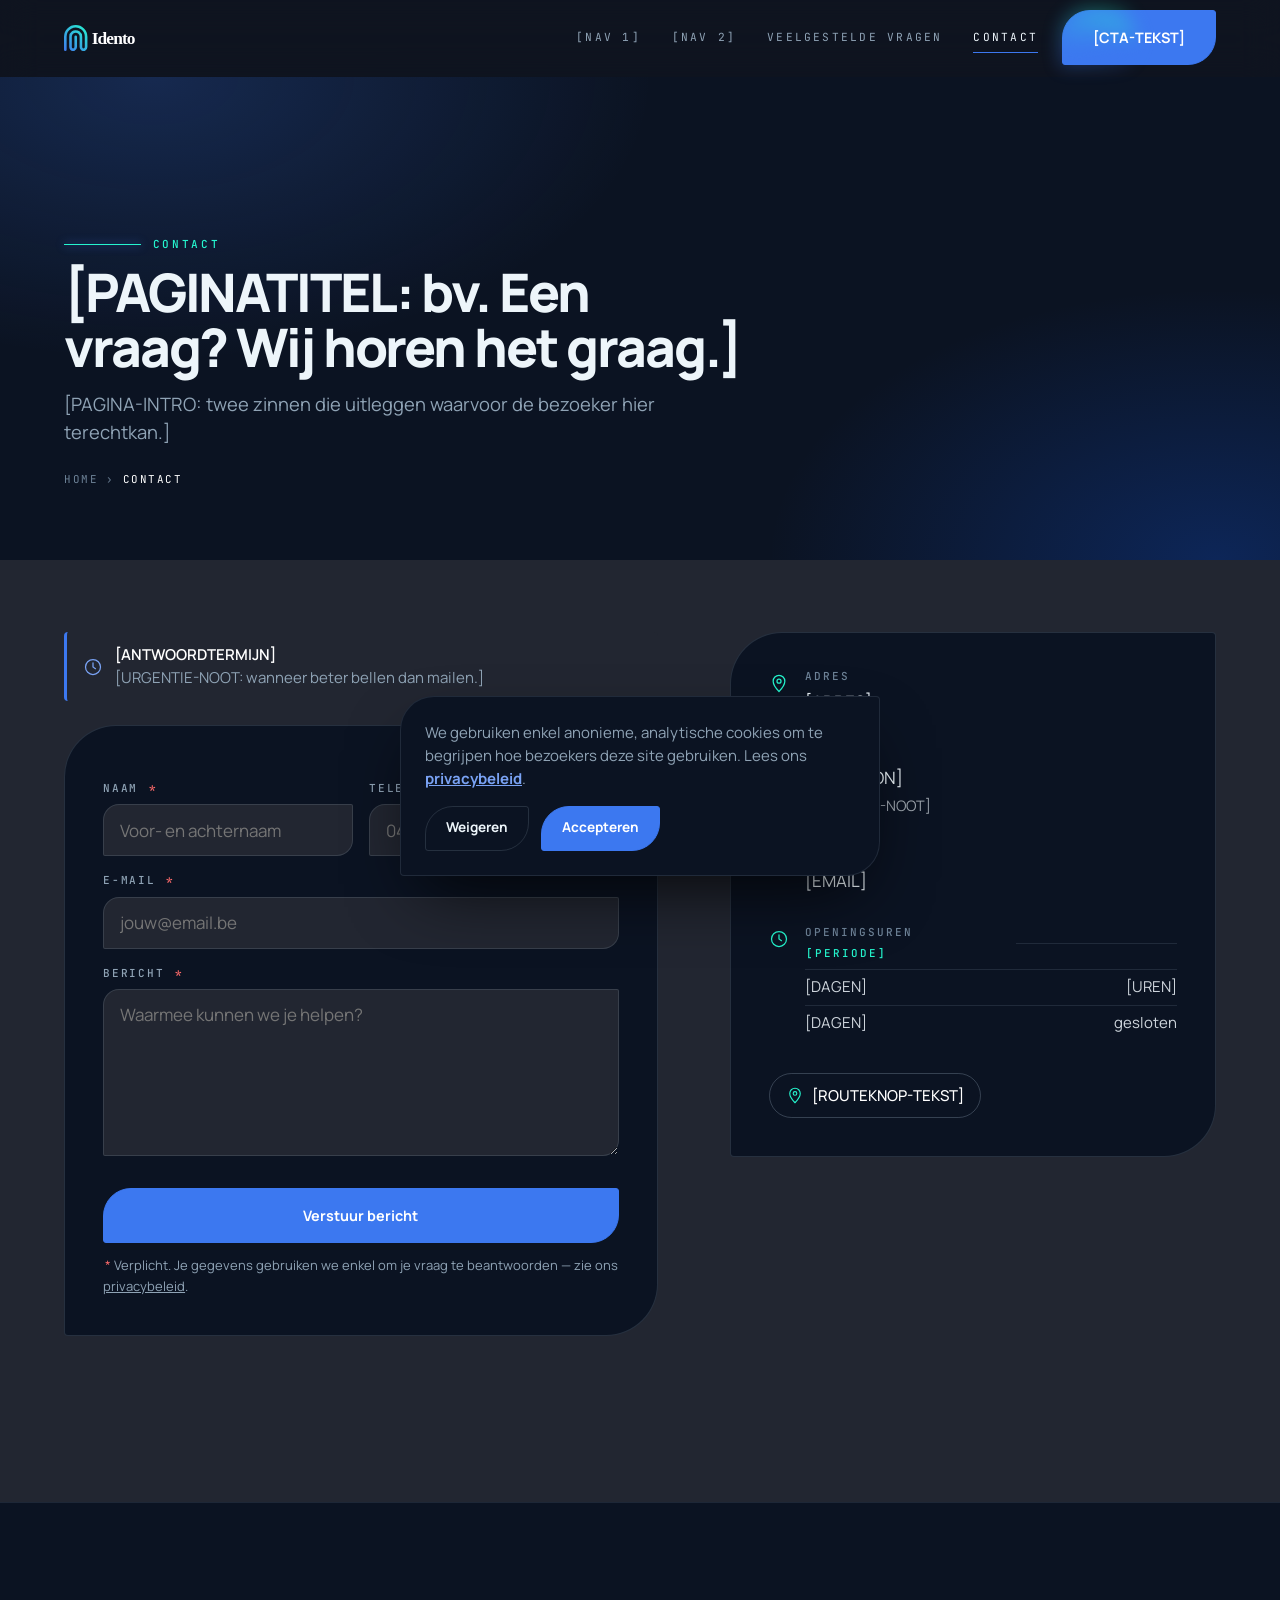
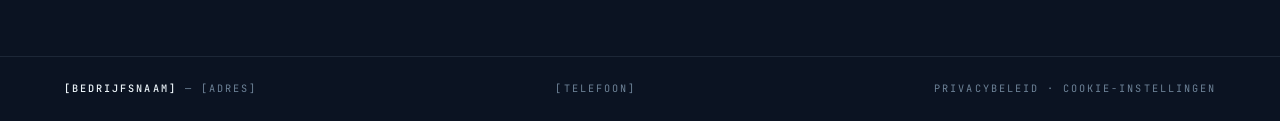
<file: contact/index.html>
<!--
  IDENTO WEBSITE STARTER — contactpagina
  Alles tussen vierkante haken vul je per klant in; de antwoorden komen uit
  de ingevulde PROJECT-BRIEF.md (blanco fiche: project-intake.md).
  Vervang https://[DOMEIN]/ door de echte URL zodra het domein gekend is.
-->
<!DOCTYPE html>
<html lang="nl">
<head>
  <meta charset="utf-8">
  <meta name="viewport" content="width=device-width, initial-scale=1">
  <title>Contact — [BEDRIJFSNAAM]</title>
  <meta name="description" content="Contacteer [BEDRIJFSNAAM]: telefoon, e-mail, adres, openingsuren en een contactformulier.">
  <meta name="robots" content="index, follow">
  <link rel="canonical" href="https://[DOMEIN]/contact/">
  <meta name="theme-color" content="#070D18">

  <!-- Open Graph -->
  <meta property="og:type" content="website">
  <meta property="og:site_name" content="[BEDRIJFSNAAM]">
  <meta property="og:locale" content="nl_BE">
  <meta property="og:title" content="Contact — [BEDRIJFSNAAM]">
  <meta property="og:description" content="Telefoon, e-mail, adres, openingsuren en een contactformulier voor [BEDRIJFSNAAM].">
  <meta property="og:url" content="https://[DOMEIN]/contact/">
  <meta property="og:image" content="https://[DOMEIN]/assets/img/og-image.jpg">
  <meta property="og:image:width" content="1200">
  <meta property="og:image:height" content="630">

  <!-- Twitter/X -->
  <meta name="twitter:card" content="summary_large_image">
  <meta name="twitter:title" content="Contact — [BEDRIJFSNAAM]">
  <meta name="twitter:description" content="Telefoon, e-mail, adres, openingsuren en een contactformulier voor [BEDRIJFSNAAM].">
  <meta name="twitter:image" content="https://[DOMEIN]/assets/img/og-image.jpg">

  <!-- Favicons -->
  <link rel="icon" href="../assets/img/Idento-favicon.png" type="image/png">
  <link rel="apple-touch-icon" href="../assets/img/Idento-logo-icon.svg">
  <link rel="manifest" href="../site.webmanifest">

  <link rel="preconnect" href="https://fonts.googleapis.com">
  <link rel="preconnect" href="https://fonts.gstatic.com" crossorigin>
  <link rel="preload" as="style" href="https://fonts.googleapis.com/css2?family=Manrope:wght@400;500;700;800&family=JetBrains+Mono:wght@400;500;700&display=swap">
  <link href="https://fonts.googleapis.com/css2?family=Manrope:wght@400;500;700;800&family=JetBrains+Mono:wght@400;500;700&display=swap" rel="stylesheet" media="print" onload="this.media='all'">
  <noscript><link href="https://fonts.googleapis.com/css2?family=Manrope:wght@400;500;700;800&family=JetBrains+Mono:wght@400;500;700&display=swap" rel="stylesheet"></noscript>

  <!-- Volgorde is belangrijk: brand → layout → components → pagina -->
  <link rel="stylesheet" href="../assets/css/brand.css">
  <link rel="stylesheet" href="../assets/css/layout.css">
  <link rel="stylesheet" href="../assets/css/components.css">
  <link rel="stylesheet" href="../assets/css/pages/contact.css">

  <script type="application/ld+json">
  {
    "@context": "https://schema.org",
    "@type": "LocalBusiness",
    "@id": "https://[DOMEIN]/#bedrijf",
    "name": "[BEDRIJFSNAAM]",
    "image": ["https://[DOMEIN]/assets/img/og-image.jpg"],
    "url": "https://[DOMEIN]/",
    "telephone": "[TELEFOON-E164]",
    "email": "[EMAIL]",
    "priceRange": "[PRIJSKLASSE]",
    "address": {
      "@type": "PostalAddress",
      "streetAddress": "[STRAAT EN NUMMER]",
      "postalCode": "[POSTCODE]",
      "addressLocality": "[GEMEENTE]",
      "addressCountry": "BE"
    },
    "geo": { "@type": "GeoCoordinates", "latitude": 0.0, "longitude": 0.0 }
  }
  </script>
  <script type="application/ld+json">
  {
    "@context": "https://schema.org",
    "@type": "BreadcrumbList",
    "itemListElement": [
      { "@type": "ListItem", "position": 1, "name": "Home", "item": "https://[DOMEIN]/" },
      { "@type": "ListItem", "position": 2, "name": "Contact", "item": "https://[DOMEIN]/contact/" }
    ]
  }
  </script>
</head>
<body class="contact-page">

<a class="skip-link" href="#main-content">Ga naar inhoud</a>

<div class="progress-bar" aria-hidden="true"><div class="progress-bar-fill" id="progressFill"></div></div>
<button class="scroll-top" id="scrollTop" type="button" aria-label="Scroll naar boven">
  <svg width="18" height="18" viewBox="0 0 24 24" fill="none" stroke="currentColor" stroke-width="2.4" stroke-linecap="round" stroke-linejoin="round" aria-hidden="true"><path d="M12 19V5M5 12l7-7 7 7"/></svg>
</button>

<nav class="nav" aria-label="Hoofdnavigatie">
  <div class="wrap nav-inner">
    <a href="../" class="brand-mark">
      <img class="brand-logo" src="../assets/img/Idento-logo-white_text.svg" alt="Idento">
    </a>
    <div class="nav-cta">
      <div class="nav-links-list">
        <a href="../#diensten">[NAV 1]</a>
        <a href="../#ervaringen">[NAV 2]</a>
        <a href="../#faq">Veelgestelde vragen</a>
        <a href="./" aria-current="page">Contact</a>
      </div>
      <a href="../#contact-formulier" class="btn btn-primary nav-pulse-btn">[CTA-TEKST]</a>
    </div>
  </div>
</nav>

<header class="page-header">
  <div class="wrap">
    <span class="eyebrow">Contact</span>
    <h1>[PAGINATITEL: bv. Een vraag? Wij horen het graag.]</h1>
    <p>[PAGINA-INTRO: twee zinnen die uitleggen waarvoor de bezoeker hier terechtkan.]</p>
    <nav class="breadcrumb" aria-label="Kruimelpad">
      <a href="../">Home</a>
      <span aria-hidden="true">›</span>
      <span aria-current="page">Contact</span>
    </nav>
  </div>
</header>

<main id="main-content">
  <section class="section section-first" id="bericht">
    <div class="wrap">
      <div class="contact-grid">

        <div>
          <div class="reply-note">
            <svg width="20" height="20" viewBox="0 0 24 24" fill="none" aria-hidden="true"><path d="M12 7v5l3 2" stroke="currentColor" stroke-width="1.5" stroke-linecap="round"/><circle cx="12" cy="12" r="9" stroke="currentColor" stroke-width="1.5"/></svg>
            <span><strong>[ANTWOORDTERMIJN]</strong> <br>[URGENTIE-NOOT: wanneer beter bellen dan mailen.]</span>
          </div>

          <form class="form-card reveal" id="contactForm" data-ajax-form method="post" action="mailto:[EMAIL]" enctype="text/plain">
            <div class="form-row">
              <div class="field">
                <label for="naam">Naam <span class="field-req" aria-hidden="true">*</span></label>
                <input type="text" id="naam" name="naam" aria-describedby="naam-error" placeholder="Voor- en achternaam" autocomplete="name" required>
                <span class="field-error" id="naam-error"></span>
              </div>
              <div class="field">
                <label for="telefoon">Telefoonnummer</label>
                <input type="tel" id="telefoon" name="telefoon" aria-describedby="telefoon-error" placeholder="04XX XX XX XX" autocomplete="tel" inputmode="tel">
                <span class="field-error" id="telefoon-error"></span>
              </div>
            </div>

            <div class="field">
              <label for="email">E-mail <span class="field-req" aria-hidden="true">*</span></label>
              <input type="email" id="email" name="email" aria-describedby="email-error" placeholder="jouw@email.be" autocomplete="email" inputmode="email" required>
              <span class="field-error" id="email-error"></span>
            </div>

            <div class="field">
              <label for="bericht">Bericht <span class="field-req" aria-hidden="true">*</span></label>
              <textarea id="bericht" name="bericht" aria-describedby="bericht-error" rows="6" placeholder="Waarmee kunnen we je helpen?" required></textarea>
              <span class="field-error" id="bericht-error"></span>
            </div>

            <!-- Honeypot tegen spambots. Laat leeg — mensen zien dit veld niet. -->
            <div class="field-trap" aria-hidden="true">
              <label for="website">Website</label>
              <input type="text" id="website" name="website" tabindex="-1" autocomplete="off">
            </div>

            <button type="submit" class="btn btn-primary">Verstuur bericht</button>
            <p class="form-hint"><span class="field-req" aria-hidden="true">*</span> Verplicht. Je gegevens gebruiken we enkel om je vraag te beantwoorden — zie ons <a href="../privacy/">privacybeleid</a>.</p>

            <div class="form-status" id="formStatus" aria-live="polite"></div>

            <noscript>
              <p class="form-status is-visible is-error">
                JavaScript staat uit. Versturen opent dan rechtstreeks je mailprogramma, zonder
                controle op tikfouten — en sommige browsers blokkeren dat. Lukt het niet, mail ons
                dan op <a href="mailto:[EMAIL]">[EMAIL]</a>
                of bel <a href="tel:[TELEFOON-E164]">[TELEFOON]</a>.
              </p>
            </noscript>
          </form>
        </div>

        <div class="info-card reveal">
          <div class="info-row">
            <svg width="20" height="20" viewBox="0 0 24 24" fill="none" aria-hidden="true"><path d="M12 21s7-7.4 7-12.4A7 7 0 0 0 5 8.6C5 13.6 12 21 12 21Z" stroke="currentColor" stroke-width="1.5" stroke-linejoin="round"/><circle cx="12" cy="8.6" r="2.4" stroke="currentColor" stroke-width="1.5"/></svg>
            <div>
              <h4>Adres</h4>
              <p>[ADRES]</p>
            </div>
          </div>
          <div class="info-row">
            <svg width="20" height="20" viewBox="0 0 24 24" fill="none" aria-hidden="true"><path d="M4 5c0-1 1-2 2-2h2l2 5-2 2c1 2.5 3.5 5 6 6l2-2 5 2v2c0 1-1 2-2 2C10.5 20 4 13.5 4 5Z" stroke="currentColor" stroke-width="1.5" stroke-linejoin="round"/></svg>
            <div>
              <h4>Telefoon</h4>
              <p><a href="tel:[TELEFOON-E164]">[TELEFOON]</a><br><span style="opacity:.65; font-size:.85em;">[TELEFOON-NOOT]</span></p>
            </div>
          </div>
          <div class="info-row">
            <svg width="20" height="20" viewBox="0 0 24 24" fill="none" aria-hidden="true"><path d="M3 6h18v12H3V6Z" stroke="currentColor" stroke-width="1.5"/><path d="m3 7 9 6 9-6" stroke="currentColor" stroke-width="1.5" stroke-linejoin="round"/></svg>
            <div>
              <h4>E-mail</h4>
              <p><a href="mailto:[EMAIL]">[EMAIL]</a></p>
            </div>
          </div>
          <div class="info-row" style="align-items:flex-start;">
            <svg width="20" height="20" viewBox="0 0 24 24" fill="none" aria-hidden="true"><path d="M12 7v5l3 2" stroke="currentColor" stroke-width="1.5" stroke-linecap="round"/><circle cx="12" cy="12" r="9" stroke="currentColor" stroke-width="1.5"/></svg>
            <div style="width:100%;">
              <h4>Openingsuren</h4>
              <!-- [OPENINGSUREN] — één tr per dag of dagbereik. Werkt de
                   klant met seizoenen, gebruik dan een th-rij als kop. -->
              <table class="hours-table">
                <tr><th>[PERIODE]</th><td></td></tr>
                <tr><td>[DAGEN]</td><td>[UREN]</td></tr>
                <tr><td>[DAGEN]</td><td>gesloten</td></tr>
              </table>
            </div>
          </div>

          <a class="route-link" href="https://www.google.com/maps/dir/?api=1&amp;destination=[ADRES-URL-ENCODED]" target="_blank" rel="noopener">
            <svg width="18" height="18" viewBox="0 0 24 24" fill="none" aria-hidden="true"><path d="M12 21s7-7.4 7-12.4A7 7 0 0 0 5 8.6C5 13.6 12 21 12 21Z" stroke="currentColor" stroke-width="1.5" stroke-linejoin="round"/><circle cx="12" cy="8.6" r="2.4" stroke="currentColor" stroke-width="1.5"/></svg>
            [ROUTEKNOP-TEKST]
          </a>
        </div>

      </div>
    </div>
  </section>
</main>

<footer>
  <div class="wrap footer-inner">
    <span><strong>[BEDRIJFSNAAM]</strong> — [ADRES]</span>
    <span>[TELEFOON]</span>
    <span class="footer-legal"><a href="../privacy/">Privacybeleid</a> · <a href="#" data-cookie-settings>Cookie-instellingen</a></span>
  </div>
</footer>

<script src="../assets/js/cookie-consent.js" data-privacy-url="../privacy/" defer></script>
<script src="../assets/js/analytics.js" defer></script>
<script src="../assets/js/site.js" defer></script>
<script src="../assets/js/contact-form.js" defer></script>
</body>
</html>
</file>
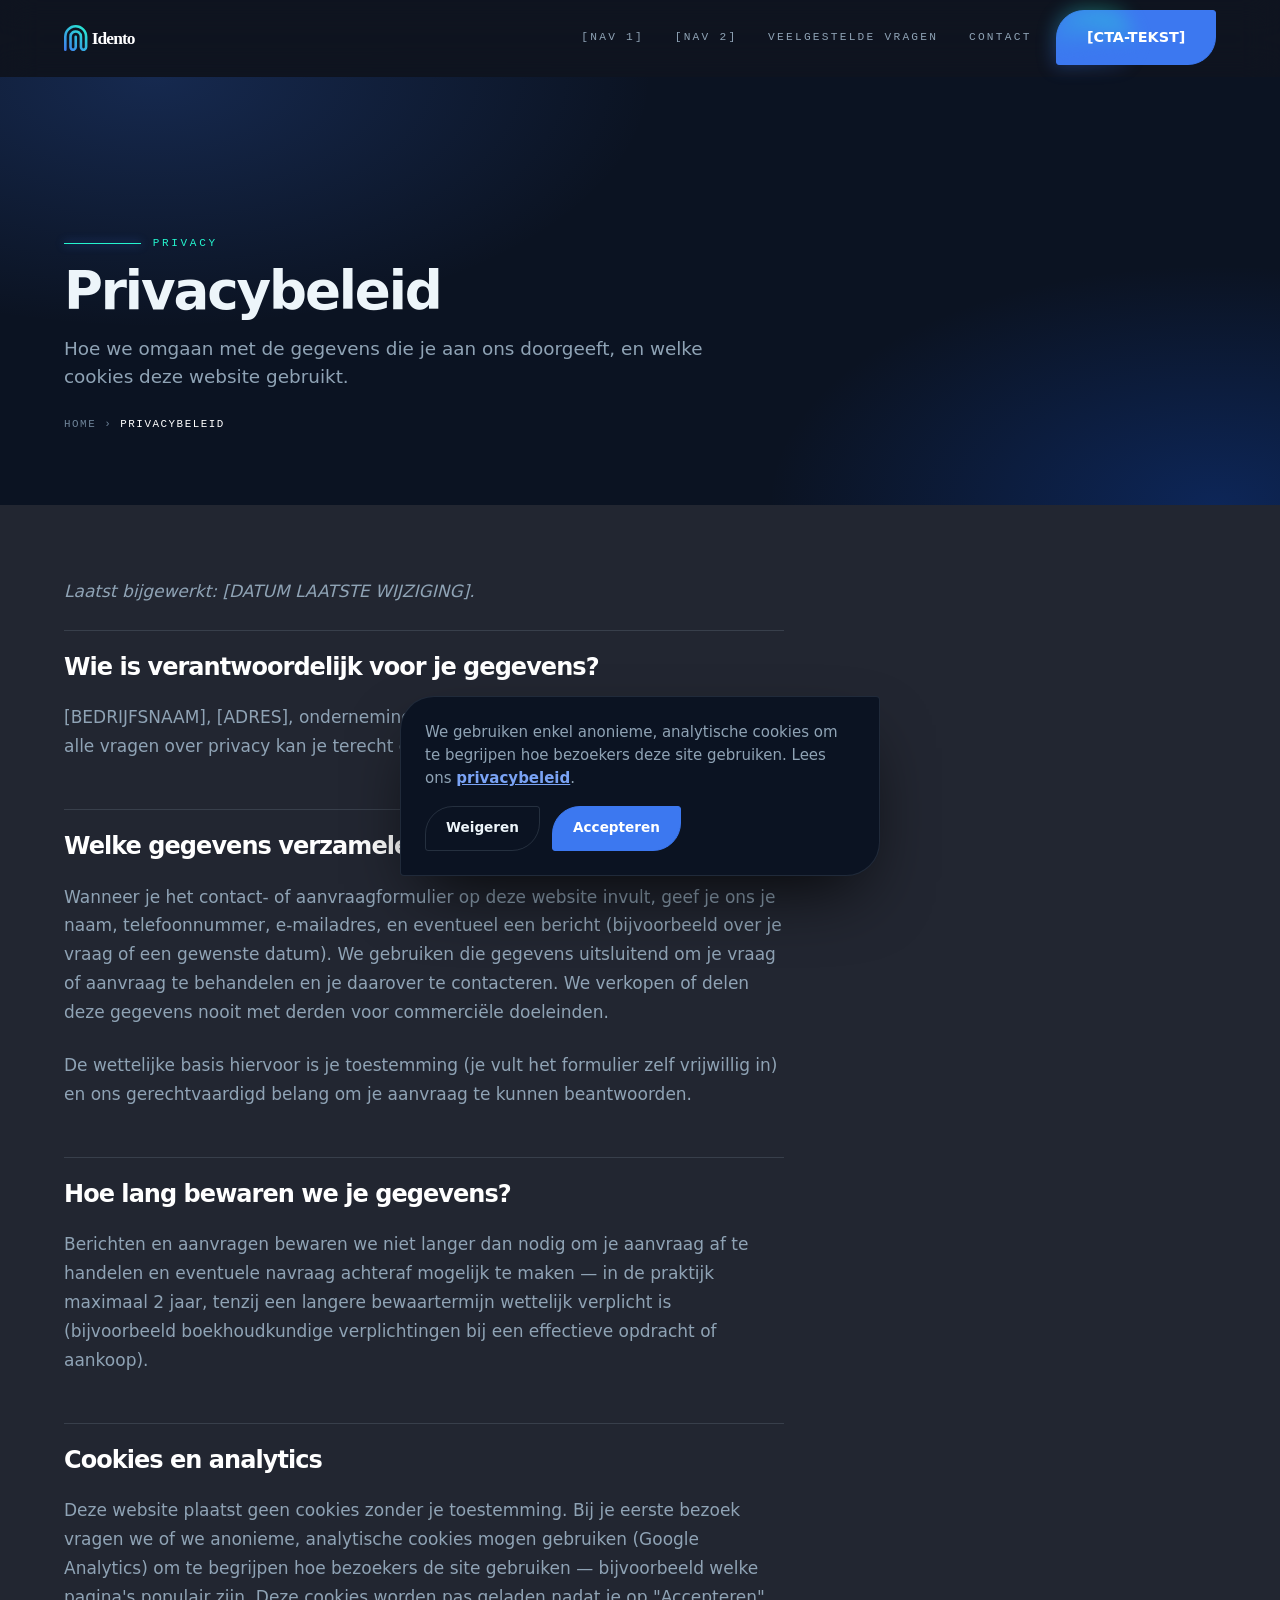
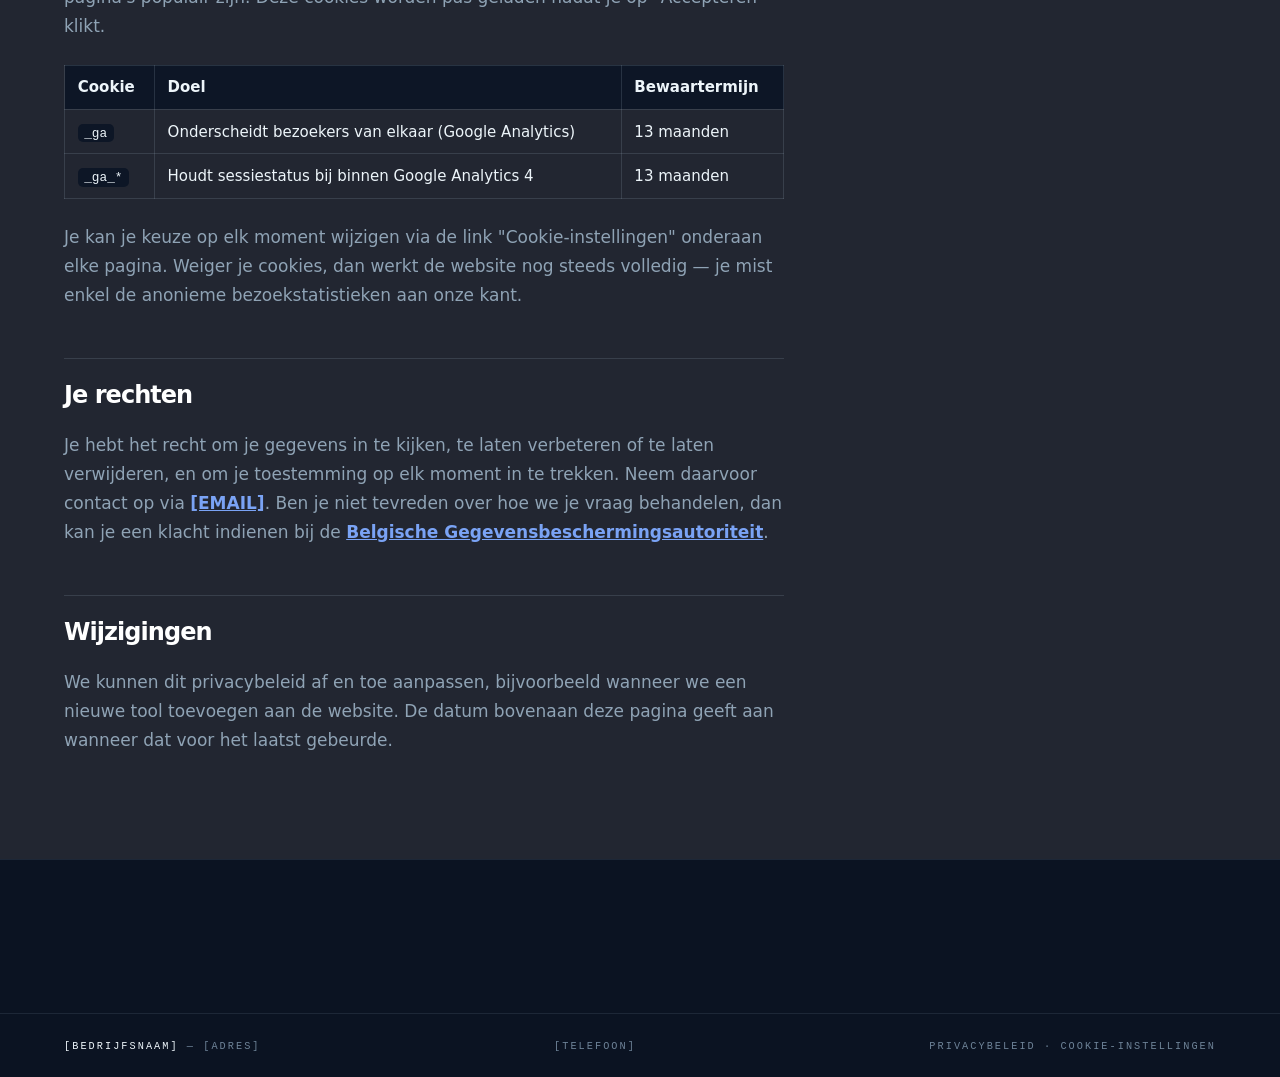
<file: privacy/index.html>
<!--
  IDENTO WEBSITE STARTER — privacybeleid
  Alles tussen vierkante haken vul je per klant in; de antwoorden komen uit
  de ingevulde PROJECT-BRIEF.md (blanco fiche: project-intake.md).
  Vervang https://[DOMEIN]/ door de echte URL, hier en in /sitemap.xml
  en /robots.txt.

  LET OP: deze tekst is een technisch correcte, generieke basis (GDPR-proof
  qua structuur en inhoud) maar geen juridisch advies. Laat de klant ze zelf
  nalezen — of iemand die daarin thuis is — voor de site live gaat, zeker
  als er extra tools bijkomen die gegevens verzamelen (bv. een
  boekingssysteem van een derde partij of een nieuwsbrieftool).
-->
<!DOCTYPE html>
<html lang="nl">
<head>
  <meta charset="utf-8">
  <meta name="viewport" content="width=device-width, initial-scale=1">
  <title>Privacybeleid — [BEDRIJFSNAAM]</title>
  <meta name="description" content="Hoe [BEDRIJFSNAAM] omgaat met je gegevens: contactformulier, cookies en analytics.">
  <meta name="robots" content="noindex, follow">
  <link rel="canonical" href="https://[DOMEIN]/privacy/">
  <meta name="theme-color" content="#33422e">

  <link rel="icon" href="../assets/img/Idento-favicon.png" type="image/png">
  <link rel="apple-touch-icon" href="../assets/img/Idento-logo-icon.svg">
  <link rel="manifest" href="../site.webmanifest">

  <link rel="preconnect" href="https://fonts.googleapis.com">
  <link rel="preconnect" href="https://fonts.gstatic.com" crossorigin>
  <link rel="preload" as="style" href="https://fonts.googleapis.com/css2?family=Fraunces:opsz,wght@9..144,400;9..144,500;9..144,600;9..144,700&family=Work+Sans:wght@400;500;600;700&display=swap">
  <link href="https://fonts.googleapis.com/css2?family=Fraunces:opsz,wght@9..144,400;9..144,500;9..144,600;9..144,700&family=Work+Sans:wght@400;500;600;700&display=swap" rel="stylesheet" media="print" onload="this.media='all'">
  <noscript><link href="https://fonts.googleapis.com/css2?family=Fraunces:opsz,wght@9..144,400;9..144,500;9..144,600;9..144,700&family=Work+Sans:wght@400;500;600;700&display=swap" rel="stylesheet"></noscript>

  <link rel="stylesheet" href="../assets/css/brand.css">
  <link rel="stylesheet" href="../assets/css/layout.css">
  <link rel="stylesheet" href="../assets/css/components.css">
  <link rel="stylesheet" href="../assets/css/pages/privacy.css">
</head>
<body class="contact-page">

<a class="skip-link" href="#main-content">Ga naar inhoud</a>

<div class="progress-bar" aria-hidden="true"><div class="progress-bar-fill" id="progressFill"></div></div>
<button class="scroll-top" id="scrollTop" type="button" aria-label="Scroll naar boven">
  <svg width="18" height="18" viewBox="0 0 24 24" fill="none" stroke="currentColor" stroke-width="2.4" stroke-linecap="round" stroke-linejoin="round" aria-hidden="true"><path d="M12 19V5M5 12l7-7 7 7"/></svg>
</button>

<nav class="nav" aria-label="Hoofdnavigatie">
  <div class="wrap nav-inner">
    <a href="../" class="brand-mark">
      <img class="brand-logo" src="../assets/img/Idento-logo-white_text.svg" alt="Idento">
    </a>
    <div class="nav-cta">
      <div class="nav-links-list">
        <a href="../#diensten">[NAV 1]</a>
        <a href="../#ervaringen">[NAV 2]</a>
        <a href="../#faq">Veelgestelde vragen</a>
        <a href="../contact/">Contact</a>
      </div>
      <a href="../#contact-formulier" class="btn btn-primary nav-pulse-btn">[CTA-TEKST]</a>
    </div>
  </div>
</nav>

<header class="page-header">
  <div class="wrap">
    <span class="eyebrow">Privacy</span>
    <h1>Privacybeleid</h1>
    <p>Hoe we omgaan met de gegevens die je aan ons doorgeeft, en welke cookies deze website gebruikt.</p>
    <nav class="breadcrumb" aria-label="Kruimelpad">
      <a href="../">Home</a>
      <span aria-hidden="true">›</span>
      <span aria-current="page">Privacybeleid</span>
    </nav>
  </div>
</header>

<main id="main-content">
  <section class="section section-first">
    <div class="wrap">
      <div class="prose reveal">
        <p><em>Laatst bijgewerkt: [DATUM LAATSTE WIJZIGING].</em></p>

        <h2>Wie is verantwoordelijk voor je gegevens?</h2>
        <p>[BEDRIJFSNAAM], [ADRES], ondernemingsnummer [ONDERNEMINGSNUMMER]. Voor alle vragen over privacy kan je terecht op <a href="mailto:[EMAIL]">[EMAIL]</a> of <a href="tel:[TELEFOON-E164]">[TELEFOON]</a>.</p>

        <h2>Welke gegevens verzamelen we, en waarom?</h2>
        <p>Wanneer je het contact- of aanvraagformulier op deze website invult, geef je ons je naam, telefoonnummer, e-mailadres, en eventueel een bericht (bijvoorbeeld over je vraag of een gewenste datum). We gebruiken die gegevens uitsluitend om je vraag of aanvraag te behandelen en je daarover te contacteren. We verkopen of delen deze gegevens nooit met derden voor commerciële doeleinden.</p>
        <p>De wettelijke basis hiervoor is je toestemming (je vult het formulier zelf vrijwillig in) en ons gerechtvaardigd belang om je aanvraag te kunnen beantwoorden.</p>

        <h2>Hoe lang bewaren we je gegevens?</h2>
        <p>Berichten en aanvragen bewaren we niet langer dan nodig om je aanvraag af te handelen en eventuele navraag achteraf mogelijk te maken — in de praktijk maximaal 2 jaar, tenzij een langere bewaartermijn wettelijk verplicht is (bijvoorbeeld boekhoudkundige verplichtingen bij een effectieve opdracht of aankoop).</p>

        <h2>Cookies en analytics</h2>
        <p>Deze website plaatst geen cookies zonder je toestemming. Bij je eerste bezoek vragen we of we anonieme, analytische cookies mogen gebruiken (Google Analytics) om te begrijpen hoe bezoekers de site gebruiken — bijvoorbeeld welke pagina's populair zijn. Deze cookies worden pas geladen nadat je op "Accepteren" klikt.</p>
        <table class="cookie-table">
          <thead>
            <tr><th>Cookie</th><th>Doel</th><th>Bewaartermijn</th></tr>
          </thead>
          <tbody>
            <tr><td><code>_ga</code></td><td>Onderscheidt bezoekers van elkaar (Google Analytics)</td><td>13 maanden</td></tr>
            <tr><td><code>_ga_*</code></td><td>Houdt sessiestatus bij binnen Google Analytics 4</td><td>13 maanden</td></tr>
          </tbody>
        </table>
        <p>Je kan je keuze op elk moment wijzigen via de link "Cookie-instellingen" onderaan elke pagina. Weiger je cookies, dan werkt de website nog steeds volledig — je mist enkel de anonieme bezoekstatistieken aan onze kant.</p>

        <h2>Je rechten</h2>
        <p>Je hebt het recht om je gegevens in te kijken, te laten verbeteren of te laten verwijderen, en om je toestemming op elk moment in te trekken. Neem daarvoor contact op via <a href="mailto:[EMAIL]">[EMAIL]</a>. Ben je niet tevreden over hoe we je vraag behandelen, dan kan je een klacht indienen bij de <a href="https://www.gegevensbeschermingsautoriteit.be/" target="_blank" rel="noopener">Belgische Gegevensbeschermingsautoriteit</a>.</p>

        <h2>Wijzigingen</h2>
        <p>We kunnen dit privacybeleid af en toe aanpassen, bijvoorbeeld wanneer we een nieuwe tool toevoegen aan de website. De datum bovenaan deze pagina geeft aan wanneer dat voor het laatst gebeurde.</p>
      </div>
    </div>
  </section>
</main>

<footer>
  <div class="wrap footer-inner">
    <span><strong>[BEDRIJFSNAAM]</strong> — [ADRES]</span>
    <span>[TELEFOON]</span>
    <span class="footer-legal"><a href="./" aria-current="page">Privacybeleid</a> · <a href="#" data-cookie-settings>Cookie-instellingen</a></span>
  </div>
</footer>

<script src="../assets/js/cookie-consent.js" data-privacy-url="./" defer></script>
<script src="../assets/js/analytics.js" defer></script>
<script src="../assets/js/site.js" defer></script>
</body>
</html>
</file>
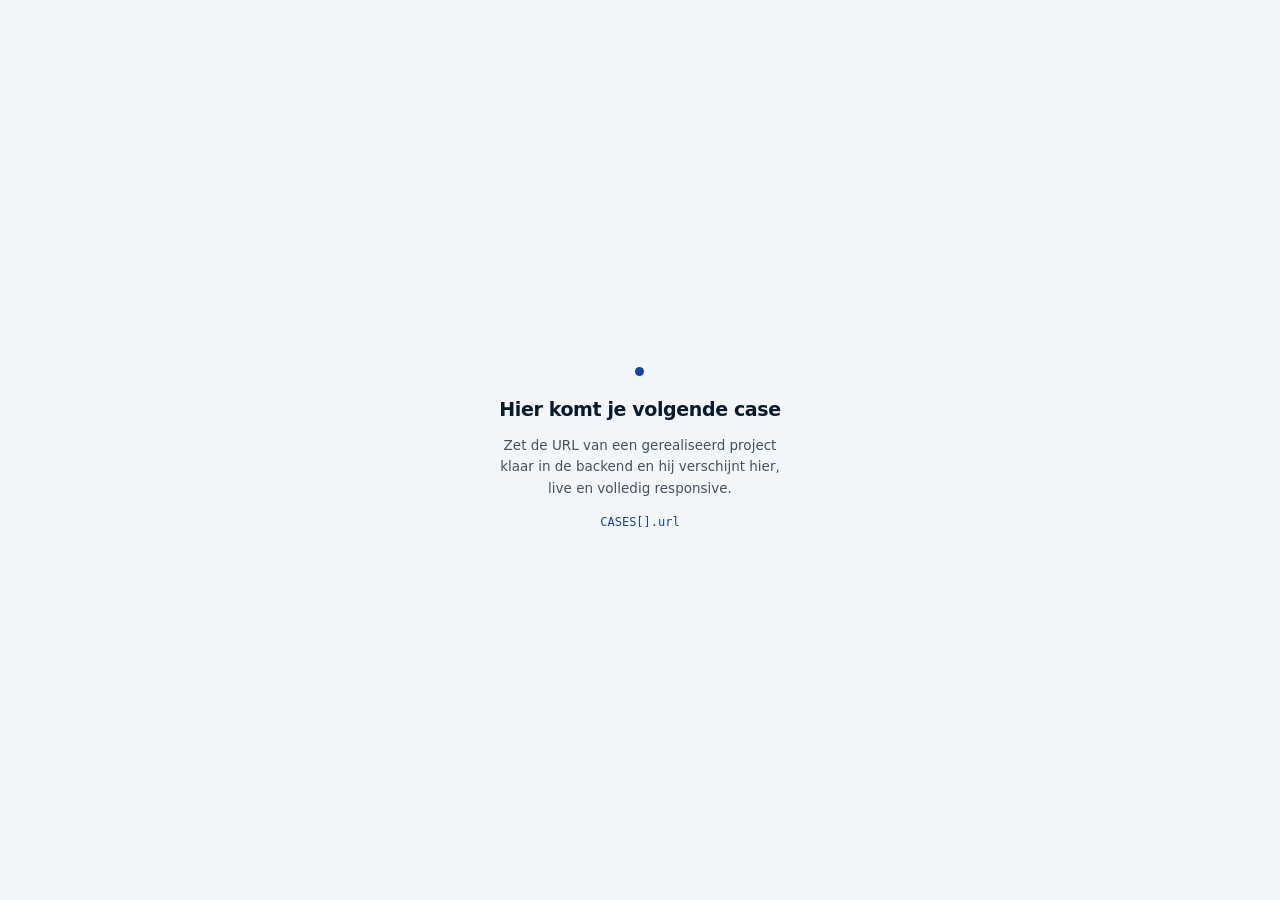
<file: assets/demo/case-placeholder.html>
<!doctype html>
<html lang="nl">
<head>
<meta charset="utf-8">
<meta name="viewport" content="width=device-width,initial-scale=1">
<title>Volgende case</title>
<style>
  *{box-sizing:border-box}
  body{margin:0;min-height:100vh;display:grid;place-items:center;background:#F3F6F8;padding:28px;
    font:400 15px/1.6 ui-sans-serif,system-ui,-apple-system,"Segoe UI",sans-serif;color:#42525F;text-align:center}
  .b{max-width:30ch}
  .d{width:9px;height:9px;border-radius:50%;background:#1243A5;margin:0 auto 18px}
  h1{margin:0 0 10px;font-size:19px;font-weight:800;letter-spacing:-.02em;color:#0A1A2F}
  p{margin:0;font-size:13.5px}
  code{font-family:ui-monospace,SFMono-Regular,monospace;font-size:12px;color:#1243A5}
</style>
</head>
<body>
  <div class="b">
    <div class="d"></div>
    <h1>Hier komt je volgende case</h1>
    <p>Zet de URL van een gerealiseerd project klaar in de backend en hij verschijnt hier, live en volledig responsive.</p>
    <p style="margin-top:12px"><code>CASES[].url</code></p>
  </div>
</body>
</html>
</file>
<file: assets/css/brand.css>
/* ==========================================================================
   brand.css — de merkbasis van de site.
   Enige plek waar kleuren, fonts, spacing en radii gedefinieerd worden.
   Wijzig hier en de hele site volgt. Bevat GEEN component- of paginastijlen.

   ── HUISSTIJL IDENTO ─────────────────────────────────────────────────────
   Het schermaccent is een verzadigd blauw (#3C78F0), losgekoppeld van het
   fluo cyaan uit het merkboek. Voor drukwerk gebruik je de merkboek-waarden:
       Sky #1BA8E0 · Teal #2EC4B6 · Deep Navy #0A1A2F · Paper #F7F8F9

   De gradient sky → teal is voorbehouden aan het merk-icoon. Gebruik hem
   nooit als achtergrondvulling of decoratief element elders. In de UI komt
   het blauw terug als volle kleur.
   ========================================================================== */

:root {
  color-scheme: dark;

  /* — Palette — */
  --navy-950: #04070E;
  --navy-900: #222631;   /* hoofdachtergrond */
  --navy-800: #0B1322;   /* verhoogde vlakken */
  --navy-700: #0D1626;
  --flu-300:  #7AA3F5;   /* lichte tint — enkel voor leestekst op donker */
  --flu-500:  #3C78F0;   /* accentblauw — scherm */
  --flu-600:  #1257E3;
  --flu-700:  #1243A5;   /* leesbaar blauw op een lichte ondergrond */
  --mint-500: #25F5CE;   /* fluo teal — scherm */
  --mint-700: #0FA894;
  --paper-50: #EFF4F8;   /* lichte secties */
  --paper-0:  #FFFFFF;
  --steel-100: #EDF5FA;
  --steel-300: #8FA3B5;
  --steel-500: #6E8398;
  --steel-700: #4E6274;
  --steel-800: #5B6E7F;
  --ink-900:  #08121C;   /* tekst op licht */
  --wine-600: #FF6B6B;   /* fout */
  --wine-700: #E14B4B;

  /* — Semantische rollen (donkere basis) — */
  --bg: var(--navy-900);
  --surface: var(--navy-800);
  --surface-subtle: var(--navy-700);
  --surface-raised: var(--navy-800);
  --text: var(--steel-100);
  --text-strong: #FFFFFF;
  --text-muted: var(--steel-300);
  --border: rgba(143, 163, 181, 0.2);
  --accent: var(--flu-500);
  --accent-ink: var(--flu-300);     /* accent voor leestekst op --bg: 6:1 — --flu-500 zelf haalt maar ~3,7:1 */
  --brand: var(--flu-500);

  /* — Rollen op de "inverse" vlakken (nav, footer, page-header, info-card).
       Bij Idento zijn die óók donker, maar een tint lichter dan de pagina. — */
  --inverse-bg: var(--navy-800);
  --inverse-bg-strong: var(--navy-950);
  --inverse-text: var(--steel-100);
  --inverse-text-emphasis: #FFFFFF;
  --inverse-text-muted: var(--steel-300);
  --inverse-text-soft: var(--steel-500);
  --inverse-text-dim: rgba(237, 245, 250, 0.62);
  --inverse-text-bright: rgba(237, 245, 250, 0.86);
  --accent-inverse: var(--mint-500);
  --muted-accent: var(--steel-500);

  /* — Status — */
  --success: var(--mint-500);
  --success-strong: var(--mint-500);
  --success-veil: rgba(37, 245, 206, 0.08);
  --danger: var(--wine-600);
  --danger-strong: var(--wine-600);
  --danger-veil: rgba(255, 107, 107, 0.1);
  --danger-veil-soft: rgba(255, 107, 107, 0.07);
  --danger-ring: rgba(255, 107, 107, 0.4);

  /* — Doorschijnende laagjes — */
  --inverse-veil-nav: rgba(7, 13, 24, 0.68);
  --inverse-border-soft: rgba(143, 163, 181, 0.32);
  --inverse-underline: rgba(143, 163, 181, 0.35);
  --inverse-hover: rgba(60, 120, 240, 0.08);
  --inverse-hairline: rgba(143, 163, 181, 0.16);
  --hairline: rgba(143, 163, 181, 0.14);

  /* — Gloed rond het accent — */
  --accent-veil: rgba(60, 120, 240, 0.22);
  --accent-veil-strong: rgba(60, 120, 240, 0.4);
  --accent-shadow: rgba(60, 120, 240, 0.35);
  --accent-shadow-strong: rgba(60, 120, 240, 0.5);
  --accent-ring: rgba(37, 245, 206, 0.6);
  --brand-veil: rgba(18, 87, 227, 0.28);
  --sheen: rgba(255, 255, 255, 0.55);
  --glow: 0 0 34px rgba(60, 120, 240, 0.28);

  /* — Type — */
  --font-display: "Manrope", -apple-system, BlinkMacSystemFont, "Segoe UI", system-ui, sans-serif;
  --font-body: "Manrope", -apple-system, BlinkMacSystemFont, "Segoe UI", system-ui, sans-serif;
  --font-mono: "JetBrains Mono", ui-monospace, SFMono-Regular, Menlo, monospace;

  --fs-eyebrow: 0.69rem;   /* mono, uppercase, letterspaced */
  --fs-small: 0.9375rem;
  --fs-body: 1.0625rem;
  --fs-lead: 1.15rem;
  --fs-h3: clamp(1.22rem, 1.05rem + 0.8vw, 1.5rem);
  --fs-h2: clamp(1.95rem, 1.4rem + 2.4vw, 3.4rem);
  --fs-h1: clamp(2.2rem, 1.5rem + 4.6vw, 5.25rem);

  /* — Spacing — */
  --sp-1: 0.25rem;
  --sp-2: 0.5rem;
  --sp-3: 0.75rem;
  --sp-4: 1rem;
  --sp-5: 1.5rem;
  --sp-6: 2rem;
  --sp-7: 3rem;
  --sp-8: 4.5rem;
  --sp-9: 6.5rem;
  --sp-10: 9rem;

  /* — Vorm — "petal": rond linksboven en rechtsonder, scherp op de andere
       twee hoeken. Bij hover kantelt de vorm naar de -alt variant. Dit is
       de vormtaal van alles wat klikbaar is. — */
  --petal: 28px 3px 28px 3px;
  --petal-alt: 3px 28px 3px 28px;
  --petal-s: 16px 2px 16px 2px;
  --petal-s-alt: 2px 16px 2px 16px;
  --radius-sm: 4px;
  --radius-md: 14px;
  --radius-lg: 20px;

  --shadow-soft: 0 22px 60px -30px rgba(0, 0, 0, 0.8);
  --shadow-lift: 0 30px 70px -22px rgba(0, 0, 0, 0.85);
  --ease: cubic-bezier(0.16, 1, 0.3, 1);
}

*, *::before, *::after { box-sizing: border-box; }
html { scroll-behavior: smooth; }
body {
  margin: 0;
  background: var(--bg);
  color: var(--text);
  font-family: var(--font-body);
  font-size: var(--fs-body);
  line-height: 1.6;
  -webkit-font-smoothing: antialiased;
  overflow-x: hidden;
}
img { max-width: 100%; display: block; }
a { color: inherit; }
h1, h2, h3, h4 {
  font-family: var(--font-display);
  color: var(--text-strong);
  margin: 0;
  text-wrap: balance;
  font-weight: 800;
  letter-spacing: -0.04em;
  line-height: 1.02;
}
p { margin: 0; }
ul { margin: 0; padding: 0; list-style: none; }
button { font: inherit; color: inherit; background: none; border: none; cursor: pointer; }
section { scroll-margin-top: 5.5rem; }
::selection { background: var(--accent); color: var(--bg); }

a:focus-visible, button:focus-visible, summary:focus-visible, input:focus-visible {
  outline: 2px solid var(--accent-inverse);
  outline-offset: 3px;
  border-radius: 3px;
}
</file>
<file: assets/css/layout.css>
/* ==========================================================================
   layout.css — site-chrome & structuur die op ELKE pagina hetzelfde is:
   container, nav, footer, sectie-ritme, lichte secties, scroll-progressbar,
   reveal-animatie.
   ========================================================================== */

/* — Skip link — */
.skip-link {
  position: absolute;
  top: -3rem;
  left: var(--sp-4);
  z-index: 100;
  background: var(--accent);
  color: var(--text-strong);
  padding: 0.7rem 1.2rem;
  border-radius: var(--radius-sm);
  font-size: var(--fs-small);
  font-weight: 700;
  text-decoration: none;
  transition: top 0.2s var(--ease);
}
.skip-link:focus { top: var(--sp-4); }


/* — Scroll naar boven — */
.scroll-top {
  position: fixed;
  right: clamp(16px, 3vw, 32px);
  bottom: clamp(16px, 3vw, 32px);
  z-index: 60;
  width: 46px;
  height: 46px;
  display: flex;
  align-items: center;
  justify-content: center;
  background: var(--accent);
  color: var(--text-strong);
  border: none;
  border-radius: var(--petal);
  box-shadow: var(--shadow-soft);
  cursor: pointer;
  opacity: 0;
  transform: translateY(12px) scale(0.9);
  pointer-events: none;
  transition: opacity 0.35s ease, transform 0.4s var(--ease), border-radius 0.5s var(--ease), box-shadow 0.3s ease;
}
.scroll-top.is-visible { opacity: 1; transform: translateY(0) scale(1); pointer-events: auto; }
.scroll-top:hover { border-radius: var(--petal-alt); box-shadow: 0 0 24px var(--accent-shadow); }
@media (prefers-reduced-motion: reduce) {
  .scroll-top { transition: opacity 0.2s ease; }
}


/* — Container — */
.wrap {
  width: 100%;
  max-width: 1320px;
  margin-inline: auto;
  padding-inline: clamp(20px, 5vw, 80px);
}


/* — Sectie-ritme — */
.section { padding-block: clamp(84px, 13vw, 190px); position: relative; }
.section > .wrap { position: relative; z-index: 1; }
.section-head {
  display: flex;
  justify-content: space-between;
  align-items: flex-end;
  gap: var(--sp-5);
  flex-wrap: wrap;
  margin-bottom: clamp(40px, 6vw, 86px);
}
.section-head h2 { font-size: var(--fs-h2); }
.section-head p { color: var(--text-muted); font-size: var(--fs-small); max-width: 34ch; }
.section-alt { background: var(--surface); }


/* — Page header — compacte kop voor subpagina's (niet op de homepage) — */
.page-header {
  position: relative;
  padding-top: calc(4.75rem + var(--sp-8));
  padding-bottom: var(--sp-8);
  background: var(--inverse-bg);
  color: var(--inverse-text);
  overflow: hidden;
}
.page-header::after {
  content: "";
  position: absolute;
  inset: 0;
  background:
    radial-gradient(60% 90% at 12% 0%, var(--accent-veil), transparent 65%),
    radial-gradient(50% 80% at 95% 100%, var(--brand-veil), transparent 70%);
  pointer-events: none;
}
.page-header > .wrap { position: relative; z-index: 1; }
.page-header .eyebrow { color: var(--accent-inverse); }
.page-header .eyebrow::before { background: var(--accent-inverse); }
.page-header h1 {
  margin-top: var(--sp-3);
  color: var(--inverse-text);
  font-size: var(--fs-h2);
  max-width: 22ch;
}
.page-header p {
  margin-top: var(--sp-4);
  max-width: 58ch;
  color: var(--inverse-text-muted);
  font-size: var(--fs-lead);
  line-height: 1.55;
}

/* — Breadcrumb — */
.breadcrumb {
  display: flex;
  align-items: center;
  gap: var(--sp-2);
  margin-top: var(--sp-5);
  font-family: var(--font-mono);
  font-size: 0.68rem;
  letter-spacing: 0.14em;
  text-transform: uppercase;
  color: var(--inverse-text-soft);
}
.breadcrumb a { text-decoration: none; transition: color 0.2s ease; }
.breadcrumb a:hover { color: var(--accent-inverse); }
.breadcrumb span[aria-current] { color: var(--inverse-text-emphasis); }


/* — Nav — */
.nav {
  position: sticky;
  top: env(safe-area-inset-top, 0px);
  z-index: 50;
  background: var(--inverse-veil-nav);
  backdrop-filter: blur(18px);
  -webkit-backdrop-filter: blur(18px);
  border-bottom: 1px solid transparent;
  transition: border-color 0.4s ease, background 0.4s ease;
}
.nav.is-stuck { border-bottom-color: var(--hairline); background: rgba(7, 13, 24, 0.9); }
.nav-inner {
  display: flex;
  align-items: center;
  justify-content: space-between;
  height: 4.75rem;
}
.brand-mark { display: flex; align-items: center; text-decoration: none; }
.brand-logo { display: block; height: 26px; width: auto; flex-shrink: 0; }
.nav-links { display: flex; align-items: center; gap: var(--sp-6); }
.nav-links-list { display: flex; gap: clamp(16px, 2.4vw, 34px); }
.nav-links-list a:not(.btn) {
  position: relative;
  text-decoration: none;
  font-family: var(--font-mono);
  font-size: 0.7rem;
  letter-spacing: 0.2em;
  text-transform: uppercase;
  color: var(--steel-300);
  padding-block: 6px;
  transition: color 0.3s ease;
}
.nav-links-list a:not(.btn)::after {
  content: "";
  position: absolute;
  left: 0; bottom: 0;
  height: 1px; width: 100%;
  background: var(--flu-500);
  transform: scaleX(0);
  transform-origin: left;
  transition: transform 0.45s var(--ease);
}
.nav-links-list a:not(.btn):hover { color: var(--accent-ink); }
.nav-links-list a:not(.btn):hover::after { transform: scaleX(1); }
.nav-links-list a[aria-current="page"] { color: var(--steel-100); }
.nav-links-list a[aria-current="page"]::after { transform: scaleX(1); }
.nav-cta { display: flex; align-items: center; gap: var(--sp-5); }
@media (max-width: 760px) {
  .nav-links-list { display: none; }
  .nav-inner { height: 4.1rem; }
  .nav .btn { padding: 11px 17px; font-size: 0.8rem; gap: 9px; }
}


/* — Footer — */
footer {
  background: var(--navy-800);
  color: var(--text-muted);
  border-top: 1px solid var(--hairline);
  padding-block: clamp(48px, 6vw, 80px) 0;
}
.footer-grid {
  display: grid;
  grid-template-columns: 1.5fr 1fr 1fr 1.2fr;
  gap: var(--sp-6);
}
.footer-grid h4 {
  font-family: var(--font-mono);
  font-size: 0.64rem;
  letter-spacing: 0.24em;
  text-transform: uppercase;
  color: var(--inverse-text-soft);
  font-weight: 500;
  margin: 0 0 var(--sp-4);
}
.footer-grid ul { display: flex; flex-direction: column; gap: 0.7rem; }
.footer-grid a { font-size: var(--fs-small); color: var(--text-muted); text-decoration: none; transition: color 0.3s ease; }
.footer-grid a:hover { color: var(--accent-ink); }
.footer-mark { display: flex; align-items: center; margin-bottom: var(--sp-4); }
.footer-inner,
.footer-bottom {
  margin-top: clamp(44px, 6vw, 76px);
  border-top: 1px solid var(--hairline);
  padding-block: var(--sp-5);
  padding-bottom: calc(var(--sp-5) + env(safe-area-inset-bottom, 0px));
  display: flex;
  flex-wrap: wrap;
  justify-content: space-between;
  gap: var(--sp-3) var(--sp-6);
  font-family: var(--font-mono);
  font-size: 0.64rem;
  letter-spacing: 0.2em;
  text-transform: uppercase;
  color: var(--inverse-text-soft);
}
.footer-inner strong { color: var(--steel-100); font-weight: 500; }
.footer-legal a { color: inherit; text-decoration: none; }
.footer-legal a:hover { color: var(--accent-ink); }
@media (max-width: 1040px) { .footer-grid { grid-template-columns: 1fr 1fr; } }
@media (max-width: 760px)  { .footer-grid { grid-template-columns: 1fr; } }


/* — Progress bar — */
.progress-bar {
  position: fixed;
  top: 0; left: 0; right: 0;
  height: 2px;
  z-index: 60;
  pointer-events: none;
}
.progress-bar-fill {
  height: 100%;
  width: 100%;
  transform: scaleX(0);
  transform-origin: left center;
  background: var(--flu-500);
  box-shadow: 0 0 14px rgba(60, 120, 240, 0.9);
  will-change: transform;
}
html.js .progress-bar-fill { transition: transform 0.12s linear; }


/* — Filmkorrel over de hele pagina — */
.grain {
  position: fixed;
  inset: -60%;
  z-index: 90;
  pointer-events: none;
  opacity: 0.05;
  background-image: url("data:image/svg+xml,%3Csvg xmlns='http://www.w3.org/2000/svg' width='200' height='200'%3E%3Cfilter id='n'%3E%3CfeTurbulence type='fractalNoise' baseFrequency='.85' numOctaves='3'/%3E%3C/filter%3E%3Crect width='200' height='200' filter='url(%23n)'/%3E%3C/svg%3E");
  animation: grain 7s steps(8) infinite;
}
@keyframes grain {
  0%   { transform: translate(0, 0); }
  12%  { transform: translate(-4%, -3%); }
  25%  { transform: translate(3%, -5%); }
  37%  { transform: translate(-2%, 4%); }
  50%  { transform: translate(4%, 2%); }
  62%  { transform: translate(-5%, -2%); }
  75%  { transform: translate(2%, 5%); }
  87%  { transform: translate(-3%, -4%); }
  100% { transform: translate(0, 0); }
}


/* — Reveal-on-scroll (progressive enhancement) —
   De inhoud is altijd leesbaar, met of zonder JS; enkel het opschuiven
   wordt uitgesteld tot de scroll-trigger. */
.reveal { opacity: 1; transform: none; }
html.js .reveal { transform: translateY(18px); transition: transform 0.75s var(--ease); }
html.js .reveal.is-visible { transform: none; }


/* — Touch: ruimere aanraakzones, ook op tablets boven 760px — */
@media (hover: none) {
  .nav-links-list a, .footer-grid a { display: inline-block; padding-block: 8px; }
  .brand-mark { padding-block: 6px; }
  .btn { padding: 16px 28px; }
  .footer-grid ul { gap: 4px; }
}

@media (prefers-reduced-motion: reduce) {
  html { scroll-behavior: auto; }
  html.js .reveal { transition: none; transform: none; }
  .progress-bar-fill { transition: none; }
  .grain { animation: none; }
}
</file>
<file: assets/css/components.css>
/* ==========================================================================
   components.css — herbruikbare UI-onderdelen, bruikbaar op elke pagina:
   eyebrow, buttons, quote-cards, formulier + infokaart, openingsuren, FAQ,
   cookiebanner.
   ========================================================================== */

/* — Mono-label (eyebrows, paginanummers, technische labels) — */
.mono {
  font-family: var(--font-mono);
  font-size: var(--fs-eyebrow);
  letter-spacing: 0.22em;
  text-transform: uppercase;
  font-weight: 500;
  color: var(--text-muted);
}
.mono .c { color: var(--accent-ink); }

/* — Eyebrow — */
.eyebrow {
  display: inline-flex;
  align-items: center;
  gap: var(--sp-3);
  font-family: var(--font-mono);
  font-size: var(--fs-eyebrow);
  font-weight: 500;
  letter-spacing: 0.24em;
  text-transform: uppercase;
  color: var(--accent-inverse);
}
.eyebrow::before {
  content: "";
  width: clamp(30px, 6vw, 86px);
  height: 1px;
  background: var(--accent);
  box-shadow: 0 0 10px var(--accent);
  display: inline-block;
}


/* — Buttons —
   De "petal" is de vormtaal van alles wat klikbaar is: rond linksboven en
   rechtsonder, scherp op de twee andere hoeken. Bij hover kantelt de vorm,
   veegt de vulling van links binnen en draait er een conische gloed achter. */
@property --ang { syntax: '<angle>'; inherits: false; initial-value: 0deg; }

.btn {
  position: relative;
  z-index: 0;
  isolation: isolate;
  display: inline-flex;
  align-items: center;
  justify-content: center;
  gap: 13px;
  font-family: var(--font-body);
  font-weight: 700;
  font-size: 0.9rem;
  padding: 15px 30px;
  border: 1px solid var(--accent);
  color: var(--accent-ink);
  background: transparent;
  border-radius: var(--petal);
  text-decoration: none;
  cursor: pointer;
  transition: color 0.4s ease, border-radius 0.6s var(--ease),
              transform 0.35s var(--ease), box-shadow 0.45s ease, border-color 0.4s ease;
  will-change: transform;
}
.btn::before {
  content: "";
  position: absolute;
  inset: 0;
  z-index: -1;
  background: var(--accent);
  border-radius: inherit;
  transform: scaleX(0);
  transform-origin: left;
  transition: transform 0.55s var(--ease), border-radius 0.6s var(--ease);
}
.btn::after {
  content: "";
  position: absolute;
  inset: -3px;
  z-index: -2;
  border-radius: inherit;
  opacity: 0;
  background: conic-gradient(from var(--ang), transparent 0 52%, var(--accent) 72%, var(--accent-inverse) 84%, transparent 96%);
  filter: blur(9px);
  transition: opacity 0.45s ease, border-radius 0.6s var(--ease);
  animation: btn-spin 3.4s linear infinite;
}
@keyframes btn-spin { to { --ang: 360deg; } }
.btn:hover {
  color: var(--text-strong);
  border-radius: var(--petal-alt);
  box-shadow: 0 0 34px var(--accent-shadow);
}
.btn:hover::before { transform: scaleX(1); }
.btn:hover::after { opacity: 0.85; }
.btn > * { position: relative; z-index: 1; }
.btn .arw { display: inline-block; transition: transform 0.5s var(--ease); }
.btn:hover .arw { transform: translateX(6px); }

.btn-primary { background: var(--accent); color: var(--text-strong); }
.btn-primary::before { background: var(--text); }
.btn-primary:hover { color: var(--bg); }

.btn-ghost,
.btn-outline {
  border-color: var(--border);
  color: var(--text);
}
.btn-ghost:hover,
.btn-outline:hover { border-color: var(--accent); }

/* Tekstlink met onderlijn — lichter alternatief voor een tweede knop. */
.tlink {
  display: inline-flex;
  align-items: center;
  gap: 10px;
  font-family: var(--font-mono);
  font-size: 0.72rem;
  letter-spacing: 0.2em;
  text-transform: uppercase;
  color: var(--text-muted);
  text-decoration: none;
  border-bottom: 1px solid var(--border);
  padding-bottom: 6px;
  transition: color 0.3s ease, border-color 0.3s ease;
}
.tlink:hover { color: var(--accent-ink); border-color: var(--accent); }
@media (hover: none) { .tlink { padding-block: 11px 9px; } }

/* — Nav CTA: rustige puls rond de primaire knop — */
.nav-pulse-btn::after { opacity: 0.35; }


/* — Testimonials — */
.quote-row { display: grid; grid-template-columns: repeat(2, 1fr); gap: var(--sp-6); }
@media (max-width: 760px) { .quote-row { grid-template-columns: 1fr; } }
.quote-card {
  background: var(--surface-raised);
  border: 1px solid var(--border);
  border-radius: 40px 4px 40px 4px;
  padding: var(--sp-6);
  display: flex;
  flex-direction: column;
  gap: var(--sp-4);
  transition: transform 0.45s var(--ease), border-color 0.4s ease;
}
.quote-card:hover { transform: translateY(-6px); border-color: var(--accent); }
.stars { display: flex; gap: 0.2rem; color: var(--accent); }
.quote-card p.quote-text {
  font-family: var(--font-display);
  font-size: 1.22rem;
  line-height: 1.45;
  letter-spacing: -0.02em;
  color: var(--text-strong);
  font-weight: 700;
}
.quote-attr { display: flex; align-items: center; gap: var(--sp-3); font-size: var(--fs-small); color: var(--text-muted); }
.quote-attr .dot { width: 5px; height: 5px; border-radius: 50%; background: var(--accent); }


/* — Contact — */
.contact-grid { display: grid; grid-template-columns: 1.1fr 0.9fr; gap: var(--sp-8); align-items: start; }
@media (max-width: 900px) { .contact-grid { grid-template-columns: 1fr; } }

.form-card {
  background: var(--surface-raised);
  border: 1px solid var(--border);
  border-radius: 52px 4px 52px 4px;
  padding: clamp(1.5rem, 1.1rem + 1.6vw, var(--sp-7));
}
.form-row { display: grid; grid-template-columns: 1fr 1fr; gap: var(--sp-4); }
@media (max-width: 520px) { .form-row { grid-template-columns: 1fr; } }
.field { display: flex; flex-direction: column; gap: 0.4rem; margin-top: var(--sp-4); }
.field label {
  font-family: var(--font-mono);
  font-size: var(--fs-eyebrow);
  font-weight: 500;
  letter-spacing: 0.16em;
  text-transform: uppercase;
  color: var(--text-muted);
}
.field input, .field textarea {
  font-family: var(--font-body);
  font-size: var(--fs-body);
  color: var(--text-strong);
  background: var(--bg);
  border: 1px solid var(--border);
  border-radius: var(--petal-s);
  padding: 0.85rem 1rem;
  resize: vertical;
  transition: border-color 0.25s ease, box-shadow 0.35s ease, border-radius 0.5s var(--ease);
}
.field input:focus, .field textarea:focus {
  outline: none;
  border-color: var(--accent);
  border-radius: var(--petal-s-alt);
  box-shadow: 0 0 0 3px var(--accent-veil);
}
.form-card .btn-primary { margin-top: var(--sp-6); width: 100%; }
.form-hint { margin-top: var(--sp-3); font-size: 0.8125rem; color: var(--text-muted); }

.info-card {
  background: var(--inverse-bg);
  color: var(--inverse-text);
  border: 1px solid var(--border);
  border-radius: 52px 4px 52px 4px;
  padding: clamp(1.5rem, 1.1rem + 1.6vw, var(--sp-7));
  display: flex;
  flex-direction: column;
  gap: var(--sp-6);
}
.info-row { display: flex; gap: var(--sp-4); align-items: flex-start; }
.info-row svg { flex-shrink: 0; margin-top: 0.15rem; color: var(--accent-inverse); }
.info-row h4 {
  font-family: var(--font-mono);
  font-size: var(--fs-eyebrow);
  font-weight: 500;
  letter-spacing: 0.18em;
  text-transform: uppercase;
  color: var(--inverse-text-soft);
  margin: 0 0 0.35rem;
}
.info-row a { text-decoration: none; }
.info-row a:hover { color: var(--accent-inverse); }
.hours-table { width: 100%; border-collapse: collapse; font-size: var(--fs-small); }
.hours-table th {
  text-align: left;
  font-family: var(--font-mono);
  font-weight: 500;
  color: var(--accent-inverse);
  padding-bottom: 0.4rem;
  font-size: 0.68rem;
  letter-spacing: 0.18em;
  text-transform: uppercase;
}
.hours-table td { padding: 0.35rem 0; color: var(--inverse-text-bright); border-top: 1px solid var(--inverse-hairline); }
.hours-table td:last-child { text-align: right; font-variant-numeric: tabular-nums; }


/* — FAQ — geen kaders, enkel lijnen. — */
.faq-list { display: flex; flex-direction: column; border-top: 1px solid var(--border); max-width: 760px; }
.faq-item { border-bottom: 1px solid var(--border); background: none; padding: 0; }
.faq-item summary {
  display: flex;
  align-items: center;
  gap: var(--sp-5);
  cursor: pointer;
  list-style: none;
  padding-block: var(--sp-5);
  font-family: var(--font-display);
  font-size: clamp(1rem, 1.6vw, 1.2rem);
  font-weight: 700;
  letter-spacing: -0.025em;
  color: var(--text-strong);
  transition: color 0.3s ease;
}
.faq-item summary:hover { color: var(--accent-ink); }
.faq-item summary::-webkit-details-marker { display: none; }
.faq-item summary .q { flex: 1 1 auto; min-width: 0; }
.faq-item summary .faq-chevron {
  flex-shrink: 0;
  margin-left: auto;
  width: 14px; height: 14px;
  position: relative;
  color: var(--accent);
  transition: transform 0.45s var(--ease);
}
.faq-item summary .faq-chevron::before,
.faq-item summary .faq-chevron::after {
  content: "";
  position: absolute;
  background: currentColor;
  border-radius: 1px;
}
.faq-item summary .faq-chevron::before { left: 0; top: 6px; width: 14px; height: 1.5px; }
.faq-item summary .faq-chevron::after  { top: 0; left: 6px; width: 1.5px; height: 14px; transition: opacity 0.35s ease; }
.faq-item[open] summary .faq-chevron { transform: rotate(135deg); }
.faq-item[open] summary .faq-chevron::after { opacity: 0; }
.faq-item p { padding-bottom: var(--sp-5); color: var(--text-muted); font-size: 0.97rem; line-height: 1.6; max-width: 60ch; }


/* — Formulier: verplicht-markering, validatie en statusmelding — */
.field-req { color: var(--danger); margin-left: 0.15em; }
.field-error { display: none; font-size: 0.8125rem; font-weight: 500; color: var(--danger-strong); }
.field.has-error .field-error { display: block; }
.field.has-error input,
.field.has-error textarea { border-color: var(--danger); background: var(--danger-veil-soft); }
.field.has-error input:focus,
.field.has-error textarea:focus { box-shadow: 0 0 0 3px var(--danger-ring); border-color: var(--danger-strong); }

.form-status {
  display: none;
  margin-top: var(--sp-5);
  padding: var(--sp-4) var(--sp-5);
  border-radius: var(--petal-s);
  border: 1px solid transparent;
  font-size: var(--fs-small);
  line-height: 1.55;
}
.form-status.is-visible { display: block; }
.form-status.is-success { background: var(--success-veil); border-color: var(--success); color: var(--success-strong); }
.form-status.is-error { background: var(--danger-veil); border-color: var(--danger); color: var(--danger-strong); }
.form-status a { font-weight: 700; }

/* Honeypot: onzichtbaar voor mensen, wel invulbaar voor bots. */
.field-trap {
  position: absolute;
  width: 1px; height: 1px;
  padding: 0; margin: -1px;
  overflow: hidden;
  clip: rect(0 0 0 0);
  white-space: nowrap;
  border: 0;
}
.btn[aria-busy="true"] { opacity: 0.65; pointer-events: none; }


/* — Cookiebanner — */
.cookie-banner {
  position: fixed;
  left: var(--sp-5); right: var(--sp-5);
  bottom: calc(var(--sp-5) + env(safe-area-inset-bottom, 0px));
  z-index: 95;
  max-width: 480px;
  margin-inline: auto;
  background: var(--navy-800);
  color: var(--steel-100);
  border: 1px solid var(--inverse-hairline);
  border-radius: 34px 4px 34px 4px;
  padding: var(--sp-5);
  box-shadow: var(--shadow-lift);
  transform: translateY(160%);
  transition: transform 0.5s var(--ease);
}
.cookie-banner.is-visible { transform: translateY(0); }
.cookie-banner p { font-size: var(--fs-small); color: var(--steel-300); line-height: 1.55; }
.cookie-banner p a { color: var(--accent-ink); font-weight: 700; }
.cookie-actions { margin-top: var(--sp-4); display: flex; gap: var(--sp-3); flex-wrap: wrap; }
.cookie-actions .btn { padding: 0.65rem 1.25rem; font-size: 0.85rem; }
@media (max-width: 560px) { .cookie-banner { left: var(--sp-4); right: var(--sp-4); } }


@media (prefers-reduced-motion: reduce) {
  .btn, .btn::before, .btn::after, .quote-card,
  .faq-item summary .faq-chevron, .cookie-banner { transition: none; }
  .btn::after { animation: none; }
}
</file>
<file: assets/css/pages/home.css>
/* ==========================================================================
   pages/home.css — alleen de homepage: hero met flow field, ticker,
   statement, lijstsecties, live case-showcase, prijssimulator, slot-CTA.
   ========================================================================== */

/* — Typografische rollen op deze pagina — */
.h-xl { font-size: var(--fs-h1); line-height: 0.88; letter-spacing: -0.055em; font-weight: 800; }
.h-lg { font-size: var(--fs-h2); line-height: 0.95; letter-spacing: -0.05em; font-weight: 800; }
.lead { font-size: clamp(1rem, 1.4vw, 1.16rem); line-height: 1.6; max-width: 44ch; color: var(--text-muted); }
.ln { display: block; overflow: hidden; }
.ln > span { display: block; }


/* ---------- HERO ---------- */
.hero {
  position: relative;
  overflow: hidden;
  padding-block: clamp(56px, 11vh, 140px) clamp(40px, 7vw, 90px);
}
#field {
  position: absolute;
  inset: 0;
  width: 100%;
  height: 100%;
  z-index: 0;
  -webkit-mask-image: radial-gradient(75% 65% at 62% 42%, #000 0%, transparent 78%);
          mask-image: radial-gradient(75% 65% at 62% 42%, #000 0%, transparent 78%);
}
.hero > .wrap { position: relative; z-index: 1; }
.hero .eyebrow { margin-bottom: clamp(26px, 4vw, 46px); }
.hero h1 { max-width: 17ch; }
.sheen {
  background: linear-gradient(100deg, var(--flu-500) 12%, #9FF6FF 34%, var(--flu-600) 56%, var(--flu-500) 78%);
  background-size: 280% 100%;
  -webkit-background-clip: text;
          background-clip: text;
  color: transparent;
  animation: sheen 7s linear infinite;
}
@keyframes sheen { to { background-position: -280% 0; } }
.hero-row {
  display: flex;
  justify-content: space-between;
  align-items: flex-end;
  gap: clamp(24px, 5vw, 70px);
  flex-wrap: wrap;
  margin-top: clamp(36px, 6vw, 74px);
}
.hero-cta { display: flex; gap: 18px; align-items: center; flex-wrap: wrap; }
.scroll-cue {
  margin-top: clamp(48px, 8vw, 110px);
  display: flex;
  align-items: center;
  gap: 12px;
  font-family: var(--font-mono);
  font-size: 0.64rem;
  letter-spacing: 0.26em;
  text-transform: uppercase;
  color: var(--inverse-text-soft);
}
.scroll-cue .v {
  width: 1px; height: 38px;
  background: linear-gradient(var(--flu-500), transparent);
  position: relative;
  overflow: hidden;
}
.scroll-cue .v::after {
  content: "";
  position: absolute;
  inset: 0;
  background: var(--flu-500);
  animation: drop 2.2s ease-in-out infinite;
}
@keyframes drop { 0% { transform: translateY(-100%); } 60%, 100% { transform: translateY(100%); } }


/* ---------- TICKER ---------- */
.ticker {
  border-block: 1px solid var(--hairline);
  overflow: hidden;
  padding-block: 18px;
  background: var(--navy-800);
}
.tk { display: flex; width: max-content; will-change: transform; }
.tk span {
  font-family: var(--font-mono);
  font-size: 0.76rem;
  letter-spacing: 0.26em;
  text-transform: uppercase;
  padding-inline: 26px;
  display: inline-flex;
  align-items: center;
  gap: 26px;
  color: var(--text-muted);
  white-space: nowrap;
}
.tk span::after {
  content: "";
  width: 4px; height: 4px;
  border-radius: 50%;
  background: var(--flu-500);
  box-shadow: 0 0 8px var(--flu-500);
}


/* ---------- STATEMENT ---------- */
.stmt-grid {
  display: grid;
  grid-template-columns: minmax(0, 1.32fr) minmax(0, 0.68fr);
  gap: clamp(30px, 5vw, 80px);
  align-items: end;
}
.stmt {
  max-width: 19ch;
  font-size: clamp(2rem, 5.6vw, 4.4rem);
  line-height: 1.04;
  font-weight: 700;
  letter-spacing: -0.045em;
}
/* Woorden lichten op naarmate de zin door beeld scrollt. */
.stmt w { display: inline-block; color: var(--inverse-text-soft); transition: color 0.35s linear; }
.stmt w.is-on { color: var(--text-strong); }
.stmt w.is-hi.is-on { color: var(--accent-ink); text-shadow: 0 0 26px rgba(60, 120, 240, 0.45); }
.stmt-note {
  max-width: 34ch;
  color: var(--text-muted);
  border-left: 1px solid var(--accent);
  padding-left: 24px;
  padding-block: 4px;
  font-size: 0.98rem;
}

/* Scoredashboard naast de "Drie dingen..."-titel: drie ringen die naar
   100 tellen zodra ze in beeld scrollen. Geen kaart eromheen — de ringen
   zweven los, in het accentblauw: dit is het streefdoel, niet een
   gemeten score, en bij 100% verschijnt een vinkje als bevestiging. */
.score-board {
  display: flex;
  justify-content: space-between;
  gap: clamp(18px, 2.6vw, 36px);
  width: clamp(280px, 55%, 600px);
  flex-shrink: 0;
}
.score-ring { display: flex; flex-direction: column; align-items: center; gap: 12px; min-width: 0; cursor: pointer; }
.ring-visual { position: relative; width: clamp(72px, 8.5vw, 112px); aspect-ratio: 1; transition: transform 0.3s var(--ease); }
.score-ring:hover .ring-visual { transform: scale(1.08); }
.score-ring:hover .ring-fill { filter: drop-shadow(0 0 11px rgba(60, 120, 240, 0.95)); }
.ring-visual::before {
  content: "";
  position: absolute;
  inset: -18%;
  background: radial-gradient(circle, rgba(60, 120, 240, 0.22) 0%, transparent 72%);
  border-radius: 50%;
  z-index: 0;
  pointer-events: none;
}
.ring-visual svg { position: relative; z-index: 1; display: block; overflow: visible; width: 100%; height: 100%; transform: rotate(-90deg); }
.ring-track { fill: none; stroke: rgba(60, 120, 240, 0.16); stroke-width: 6; }
.ring-fill {
  fill: none;
  stroke: var(--accent);
  stroke-width: 6;
  stroke-linecap: round;
  stroke-dasharray: 326.7;
  filter: drop-shadow(0 0 6px rgba(60, 120, 240, 0.65));
  /* Zonder JS meteen de correcte eindstand tonen — enkel html.js zet
     hem terug op nul om vervolgens naar deze waarde te animeren. */
  stroke-dashoffset: calc(326.7 * (1 - var(--score, 0) / 100));
}
/* JS animeert stroke-dashoffset rechtstreeks, elke frame gelijk aan het
   cijfer (geen CSS-transitie: die kan niet gegarandeerd opnieuw starten
   bij een hover-replay, en zou uit de pas lopen met de telling). */
html.js .ring-fill { stroke-dashoffset: 326.7; }
@media (prefers-reduced-motion: reduce) {
  html.js .ring-fill { stroke-dashoffset: calc(326.7 * (1 - var(--score, 0) / 100)); }
}
.ring-value {
  position: absolute;
  inset: 0;
  z-index: 1;
  display: flex;
  align-items: center;
  justify-content: center;
  font-family: var(--font-mono);
  font-weight: 700;
  font-size: clamp(1.05rem, 1.7vw, 1.4rem);
  color: var(--accent-ink);
  text-shadow: 0 0 14px rgba(60, 120, 240, 0.55);
  font-variant-numeric: tabular-nums;
}
.ring-check {
  position: absolute;
  z-index: 2;
  top: -2px;
  right: -2px;
  width: 24px;
  height: 24px;
  border-radius: 50%;
  background: var(--accent);
  color: var(--text-strong);
  font-size: 0.7rem;
  font-weight: 800;
  display: flex;
  align-items: center;
  justify-content: center;
  box-shadow: 0 0 14px rgba(60, 120, 240, 0.75);
  opacity: 1;
  transform: scale(1);
}
html.js .ring-check {
  opacity: 0;
  transform: scale(0.2);
  transition: opacity 0.35s ease, transform 0.55s cubic-bezier(.34, 1.7, .64, 1);
}
html.js .ring-check.is-visible { opacity: 1; transform: scale(1); }
@media (prefers-reduced-motion: reduce) {
  html.js .ring-check { transition: none; opacity: 1; transform: scale(1); }
}
.ring-label {
  font-family: var(--font-mono);
  font-size: 0.66rem;
  letter-spacing: 0.14em;
  text-transform: uppercase;
  color: var(--text-muted);
}
@media (max-width: 640px) {
  .score-board { width: 100%; }
}

/* Horizontale tijdlijn naast "Onze aanpak..."-titel: dezelfde losse,
   kaartloze en gloeiende opzet als het scoredashboard. De lijn tekent
   zich in, de vijf stops lichten na elkaar op, en nadien reist er een
   puls continu over de lijn — het "altijd transparant" letterlijk in
   beweging. */
.timeline { position: relative; width: clamp(280px, 55%, 600px); flex-shrink: 0; padding-top: 28px; }
.timeline-line { display: block; width: 100%; height: 12px; overflow: visible; }
.timeline-line-bg { fill: none; stroke: rgba(60, 120, 240, 0.16); stroke-width: 2.4; }
.timeline-line-fill {
  fill: none;
  stroke: var(--accent);
  stroke-width: 2.4;
  stroke-linecap: round;
  filter: drop-shadow(0 0 5px rgba(60, 120, 240, 0.6));
  stroke-dasharray: 100;
  stroke-dashoffset: 0;
}
html.js .timeline-line-fill { stroke-dashoffset: 100; transition: stroke-dashoffset 1.8s var(--ease); }
html.js .timeline-line-fill.is-visible { stroke-dashoffset: 0; }
@media (prefers-reduced-motion: reduce) {
  html.js .timeline-line-fill { transition: none; stroke-dashoffset: 0; }
}
.timeline-nodes { display: flex; justify-content: space-between; margin-top: -18px; }
.timeline-node { position: relative; display: flex; flex-direction: column; align-items: center; gap: 9px; cursor: pointer; }
.timeline-week {
  position: absolute;
  bottom: 100%;
  left: 50%;
  transform: translateX(-50%);
  margin-bottom: 9px;
  font-family: var(--font-mono);
  font-size: 0.58rem;
  letter-spacing: 0.1em;
  text-transform: uppercase;
  color: var(--inverse-text-soft);
  white-space: nowrap;
}
.timeline-dot {
  width: 12px;
  height: 12px;
  border-radius: 50%;
  border: 2px solid var(--accent);
  transition-delay: var(--d, 0s);
  /* Zonder JS meteen "actief" tonen — enkel html.js dimt hem eerst om
     daarna, gestaggerd per stop, weer op te lichten. */
  background: var(--accent);
  box-shadow: 0 0 10px rgba(60, 120, 240, 0.75);
}
html.js .timeline-dot {
  transform: scale(0.4);
  opacity: 0.4;
  background: var(--surface-raised);
  box-shadow: none;
  transition: transform 0.45s cubic-bezier(.34, 1.7, .64, 1), opacity 0.3s ease, box-shadow 0.3s ease, background 0.3s ease;
}
html.js .timeline.is-visible .timeline-dot {
  transform: scale(1);
  opacity: 1;
  background: var(--accent);
  box-shadow: 0 0 10px rgba(60, 120, 240, 0.75);
}
@media (prefers-reduced-motion: reduce) {
  html.js .timeline-dot { transition: none; }
}
.timeline-node:hover .timeline-dot { transform: scale(1.5); box-shadow: 0 0 16px rgba(60, 120, 240, 0.95); }
html.js .timeline.is-visible .timeline-node:hover .timeline-dot { transform: scale(1.5); box-shadow: 0 0 16px rgba(60, 120, 240, 0.95); }
.timeline-label {
  font-family: var(--font-mono);
  font-size: 0.6rem;
  letter-spacing: 0.06em;
  text-transform: uppercase;
  color: var(--text-muted);
  white-space: nowrap;
}
.timeline-pulse {
  position: absolute;
  top: 1px;
  left: 2%;
  width: 8px;
  height: 8px;
  border-radius: 50%;
  background: var(--text-strong);
  box-shadow: 0 0 10px 3px rgba(60, 120, 240, 0.9);
  opacity: 0;
  pointer-events: none;
}
html.js .timeline.is-visible .timeline-pulse {
  animation: timeline-pulse-travel 3.6s ease-in-out 2.3s infinite;
}
@keyframes timeline-pulse-travel {
  0% { left: 2%; opacity: 0; }
  10% { opacity: 1; }
  90% { opacity: 1; }
  100% { left: 96%; opacity: 0; }
}
@media (prefers-reduced-motion: reduce) {
  .timeline-pulse { display: none; }
}
@media (max-width: 640px) {
  .timeline { width: 100%; }
  .timeline-label { font-size: 0.54rem; }
}


/* ---------- LIJSTSECTIES (aanpak, traject, werk) ---------- */
.rows { border-top: 1px solid var(--border); }
.row {
  position: relative;
  display: grid;
  grid-template-columns: auto 1fr 1.05fr auto;
  gap: clamp(18px, 3vw, 50px);
  align-items: center;
  padding-block: clamp(26px, 3.4vw, 46px);
  border-bottom: 1px solid var(--border);
  text-decoration: none;
  transition: padding-left 0.55s var(--ease);
}
.row::before {
  content: "";
  position: absolute;
  left: 0; top: -1px;
  height: 1px; width: 100%;
  background: var(--accent);
  box-shadow: 0 0 12px var(--accent);
  transform: scaleX(0);
  transform-origin: left;
  transition: transform 0.7s var(--ease);
}
.row:hover::before, .row.is-linked::before { transform: scaleX(1); }
.row:hover, .row.is-linked { padding-left: clamp(8px, 1.6vw, 26px); }
.row .idx {
  font-family: var(--font-mono);
  font-size: 0.68rem;
  letter-spacing: 0.2em;
  color: var(--inverse-text-soft);
  transition: color 0.4s ease;
}
.row:hover .idx, .row.is-linked .idx { color: var(--accent-ink); }
.row h3 { font-size: clamp(1.5rem, 3.1vw, 2.5rem); transition: transform 0.55s var(--ease); }
.row:hover h3, .row.is-linked h3 { transform: translateX(6px); }
.row p { color: var(--text-muted); font-size: 0.97rem; max-width: 46ch; }
.row .go {
  font-size: 1.35rem;
  line-height: 1;
  color: var(--inverse-text-soft);
  flex: 0 0 auto;
  transition: color 0.4s ease, transform 0.55s var(--ease);
}
.row:hover .go, .row.is-linked .go { color: var(--accent-ink); transform: translateX(10px); }
.row .meta {
  font-family: var(--font-mono);
  font-size: 0.66rem;
  letter-spacing: 0.2em;
  text-transform: uppercase;
  color: var(--inverse-text-soft);
  white-space: nowrap;
}

/* ---------- LIVE CASE SHOWCASE ---------- */
.demo {
  display: grid;
  grid-template-columns: minmax(0, 0.72fr) minmax(0, 1.28fr);
  gap: clamp(30px, 5vw, 72px);
  align-items: center;
}
.demo-tag {
  display: inline-flex;
  align-items: center;
  gap: 9px;
  font-family: var(--font-mono);
  font-size: 0.64rem;
  letter-spacing: 0.2em;
  text-transform: uppercase;
  color: var(--text-muted);
}
.demo-tag .live-dot {
  width: 7px; height: 7px;
  border-radius: 50%;
  background: var(--accent-inverse);
  box-shadow: 0 0 10px var(--accent-inverse);
  animation: pulse 2s ease-in-out infinite;
}
@keyframes pulse { 0%, 100% { opacity: 1; transform: scale(1); } 50% { opacity: 0.45; transform: scale(0.8); } }

.case-title { font-size: clamp(1.2rem, 2vw, 1.5rem); font-weight: 800; letter-spacing: -0.035em; margin: 18px 0 12px; }
.demo-side p { color: var(--text-muted); font-size: 0.98rem; max-width: 40ch; }
.case-facts { display: flex; flex-direction: column; gap: 10px; margin-top: 20px; }
.case-facts li {
  display: flex;
  gap: 12px;
  font-family: var(--font-mono);
  font-size: 0.7rem;
  letter-spacing: 0.11em;
  text-transform: uppercase;
  color: var(--text-muted);
  line-height: 1.5;
}
.case-facts li::before {
  content: "";
  width: 5px; height: 5px;
  border-radius: 50%;
  background: var(--accent);
  flex: 0 0 auto;
  margin-top: 0.5em;
}
.case-nav { display: flex; align-items: center; gap: 18px; margin-top: 28px; flex-wrap: wrap; }
.case-split { height: 1px; background: var(--border); margin-top: 30px; }

.dev-chips { display: flex; gap: 10px; margin-top: 26px; flex-wrap: wrap; }
.dchip {
  font-family: var(--font-mono);
  font-size: 0.68rem;
  letter-spacing: 0.18em;
  text-transform: uppercase;
  padding: 12px 20px;
  border: 1px solid var(--border);
  color: var(--text-muted);
  border-radius: var(--petal-s);
  background: none;
  transition: color 0.3s ease, border-color 0.3s ease, box-shadow 0.4s ease, border-radius 0.55s var(--ease);
}
.dchip:hover { color: var(--text-strong); border-color: var(--accent); }
.dchip.is-on { color: var(--accent-ink); border-color: var(--accent); border-radius: var(--petal-s-alt); box-shadow: 0 0 20px var(--accent-veil); }
.readout {
  margin-top: 30px;
  border-top: 1px solid var(--border);
  padding-top: 18px;
  display: flex;
  justify-content: space-between;
  align-items: baseline;
  gap: 16px;
}
.readout .w {
  font-family: var(--font-mono);
  font-size: 1.5rem;
  color: var(--accent-ink);
  font-variant-numeric: tabular-nums;
  text-shadow: 0 0 26px var(--accent-veil);
}

.stage { display: flex; justify-content: center; align-items: center; min-height: clamp(320px, 46vw, 580px); }
/* Het kader krijgt zijn breedte van JS, niet van het bijschrift eronder. */
.frame { display: flex; flex-direction: column; align-items: center; position: relative; width: 100%; }
.bezel {
  background: #0B1220;
  border: 1px solid var(--border);
  padding: 9px;
  border-radius: 16px;
  overflow: hidden;
  box-shadow: 0 30px 90px rgba(0, 0, 0, 0.6), 0 0 0 1px rgba(60, 120, 240, 0.09), 0 0 60px rgba(60, 120, 240, 0.09);
  transition: border-radius 0.95s var(--ease);
}
.frame.is-mobile .bezel { border-radius: 34px; }
.frame.is-tablet .bezel { border-radius: 24px; }
.chrome { display: flex; align-items: center; gap: 7px; height: 30px; padding: 0 4px 9px; }
.chrome i { width: 7px; height: 7px; border-radius: 50%; background: #3E5266; flex: 0 0 auto; }
.chrome .url {
  flex: 1 1 0;
  min-width: 0;
  margin-left: 10px;
  height: 20px;
  border-radius: 99px;
  background: #0F1826;
  font-family: var(--font-mono);
  font-size: 0.56rem;
  letter-spacing: 0.06em;
  color: #7C8FA0;
  display: flex;
  align-items: center;
  padding: 0 10px;
  overflow: hidden;
  white-space: nowrap;
}
.frame.is-mobile .chrome .url { justify-content: center; }
.vp { position: relative; overflow: hidden; background: #fff; border-radius: 6px; transition: border-radius 0.8s var(--ease); }
.frame.is-mobile .vp { border-radius: 20px; }
.vp iframe { display: block; border: 0; transform-origin: top left; }
.notch {
  position: absolute;
  top: 0; left: 50%;
  translate: -50% 0;
  width: 88px; height: 0;
  background: #0B1220;
  border-radius: 0 0 12px 12px;
  z-index: 2;
  transition: height 0.6s var(--ease);
}
.frame.is-mobile .notch { height: 17px; }
.fallback {
  margin-top: 20px;
  text-align: center;
  font-family: var(--font-mono);
  font-size: 0.68rem;
  letter-spacing: 0.14em;
  text-transform: uppercase;
  color: var(--text-muted);
}
.fallback a { color: var(--accent-ink); border-bottom: 1px solid var(--accent); text-decoration: none; }
@media (hover: none) { .fallback a { display: inline-block; padding-block: 8px; } }


/* ---------- PRIJSSIMULATOR ---------- */
.calc { display: grid; grid-template-columns: minmax(0, 1.1fr) minmax(0, 0.9fr); gap: clamp(34px, 6vw, 90px); align-items: start; }
.calc-field { border: none; margin: 0 0 clamp(30px, 4vw, 48px); padding: 0; }
.calc-field:last-of-type { margin-bottom: 0; }
.calc-label { display: flex; justify-content: space-between; align-items: baseline; gap: 16px; margin-bottom: 18px; }
.calc-label .mono { color: var(--inverse-text-soft); }

.chips { display: flex; flex-wrap: wrap; gap: 10px; }
.chip { position: relative; }
.chip input { position: absolute; inset: 0; opacity: 0; cursor: pointer; width: 100%; height: 100%; margin: 0; }
.chip span {
  display: inline-flex;
  align-items: center;
  gap: 12px;
  padding: 14px 22px;
  border: 1px solid var(--border);
  border-radius: var(--petal-s);
  cursor: pointer;
  font-size: 0.93rem;
  font-weight: 600;
  color: var(--text-muted);
  transition: border-color 0.3s ease, color 0.3s ease, box-shadow 0.35s ease, background 0.3s ease, border-radius 0.55s var(--ease);
}
.chip em { font-style: normal; font-family: var(--font-mono); font-size: 0.68rem; letter-spacing: 0.1em; color: var(--inverse-text-soft); white-space: nowrap; }
.chip span:hover { border-color: var(--accent); color: var(--text-strong); }
.chip input:checked + span {
  border-color: var(--accent);
  color: var(--accent-ink);
  background: var(--inverse-hover);
  border-radius: var(--petal-s-alt);
  box-shadow: 0 0 22px var(--accent-veil);
}
.chip input:checked + span em { color: var(--accent-ink); }
.chip input:focus-visible + span { outline: 2px solid var(--accent-inverse); outline-offset: 3px; }

.rng-val { font-family: var(--font-mono); font-size: 1.05rem; color: var(--accent-ink); font-variant-numeric: tabular-nums; }
.calc input[type=range] {
  -webkit-appearance: none;
  appearance: none;
  width: 100%;
  height: 1px;
  background: var(--border);
  outline: none;
  margin: 14px 0 0;
}
.calc input[type=range]::-webkit-slider-thumb {
  -webkit-appearance: none;
  width: 14px; height: 14px;
  border-radius: 50%;
  background: var(--accent);
  box-shadow: 0 0 16px var(--accent-shadow-strong);
  cursor: pointer;
}
.calc input[type=range]::-moz-range-thumb {
  width: 14px; height: 14px;
  border: none;
  border-radius: 50%;
  background: var(--accent);
  box-shadow: 0 0 16px var(--accent-shadow-strong);
  cursor: pointer;
}
.calc input[type=range]:focus-visible { outline: 2px solid var(--accent-inverse); outline-offset: 8px; }
.rng-cap { display: flex; justify-content: space-between; margin-top: 10px; }

.quote-box {
  position: sticky;
  top: 110px;
  background: var(--surface-raised);
  border: 1px solid rgba(143, 163, 181, 0.22);
  padding: clamp(28px, 3.6vw, 44px);
  border-radius: 52px 4px 52px 4px;
  box-shadow: 0 26px 70px rgba(8, 18, 28, 0.22);
}
.big-price {
  display: flex;
  align-items: baseline;
  flex-wrap: wrap;
  gap: 0.18em;
  margin-top: 18px;
  font-size: clamp(1.95rem, 4.4vw, 3rem);
  font-weight: 800;
  letter-spacing: -0.05em;
  line-height: 1;
  font-variant-numeric: tabular-nums;
  color: var(--accent-ink);
  text-shadow: 0 0 46px rgba(60, 120, 240, 0.35);
}
.big-price i { font-style: normal; font-weight: 400; opacity: 0.5; }
.sub-price { margin-top: 12px; color: var(--text-muted); font-size: 0.88rem; font-weight: 600; line-height: 1.5; }
.spec { margin-top: clamp(26px, 3.4vw, 38px); border-top: 1px solid var(--border); padding-top: 20px; display: flex; flex-direction: column; gap: 11px; }
.spec div { display: flex; justify-content: space-between; gap: 16px; font-size: 0.88rem; color: var(--text-muted); }
.spec span:last-child { font-family: var(--font-mono); font-size: 0.8rem; color: var(--text-strong); font-variant-numeric: tabular-nums; }
.quote-box .btn { margin-top: clamp(26px, 3.4vw, 36px); width: 100%; }
.fine { margin-top: 16px; font-size: 0.75rem; color: var(--inverse-text-soft); line-height: 1.55; }


/* ---------- WIE + VRAGEN ---------- */
.split { display: grid; grid-template-columns: minmax(0, 0.85fr) minmax(0, 1.15fr); gap: clamp(34px, 6vw, 90px); align-items: start; }
.who { display: flex; flex-direction: column; gap: 2px; margin-top: 34px; }
.who div { display: flex; gap: 20px; align-items: baseline; padding-block: 16px; border-top: 1px solid var(--hairline); }
.who b { font-weight: 800; font-size: 1.05rem; letter-spacing: -0.03em; min-width: 64px; color: var(--text-strong); }
.who span { color: var(--text-muted); font-size: 0.93rem; }


/* ---------- SLOT-CTA ---------- */
.cta-section { text-align: center; overflow: hidden; position: relative; padding-block: clamp(100px, 15vw, 210px); }
.cta-halo {
  position: absolute;
  left: 50%; top: 50%;
  translate: -50% -50%;
  width: min(1100px, 150%);
  aspect-ratio: 1;
  background: radial-gradient(circle, rgba(60,120,240,.16) 0%, rgba(18,87,227,.07) 34%, transparent 66%);
  filter: blur(6px);
  pointer-events: none;
}
.cta-section h2 { max-width: 14ch; margin-inline: auto; font-size: clamp(2.4rem, 8vw, 7rem); line-height: 0.9; }
.cta-section .lead { margin-inline: auto; }
.cta-mail {
  display: inline-block;
  margin-top: clamp(30px, 4vw, 52px);
  font-size: clamp(1rem, 1.8vw, 1.35rem);
  font-weight: 700;
  letter-spacing: -0.02em;
  border-bottom: 1px solid var(--border);
  padding-bottom: 8px;
  text-decoration: none;
  transition: color 0.35s ease, border-color 0.35s ease;
}
.cta-mail:hover { color: var(--accent-ink); border-color: var(--accent); }
.cta-actions { display: flex; gap: 16px; justify-content: center; flex-wrap: wrap; margin-top: clamp(30px, 4vw, 48px); }


/* ---------- RESPONSIVE ---------- */
@media (max-width: 1040px) {
  .calc, .split, .demo { grid-template-columns: 1fr; }
  .quote-box { position: static; }
  .row { grid-template-columns: auto 1fr auto; row-gap: 14px; }
  .row p { grid-column: 2 / -1; }
}
@media (max-width: 760px) {
  .stmt-grid { grid-template-columns: 1fr; gap: 34px; }
  /* pijl naast de titel in plaats van alleen op een eigen regel */
  .row { grid-template-columns: 1fr auto; gap: 10px 16px; align-items: center; }
  .row .idx { grid-area: 1 / 1 / 2 / 3; }
  .row h3 { grid-area: 2 / 1 / 3 / 2; }
  .row .go { grid-area: 2 / 2 / 3 / 3; justify-self: end; font-size: 1.2rem; }
  .row p { grid-area: 3 / 1 / 4 / 3; }
  .row .meta { grid-area: 4 / 1 / 5 / 3; justify-self: start; }
  .hero-cta { width: 100%; }
  .hero-cta .btn { flex: 1 1 auto; }
  /* regelbreedtes in ch zijn op desktop gezet; op een telefoon rammelen ze */
  .section h2, .hero h1 { max-width: none; }
  .section-head { flex-direction: column-reverse; align-items: flex-start; gap: 14px; margin-bottom: 34px; }
}
@media (max-width: 520px) {
  .chips { flex-direction: column; align-items: stretch; }
  .chip span { width: 100%; }
}
@media (prefers-reduced-motion: reduce) {
  .sheen, .scroll-cue .v::after, .demo-tag .live-dot { animation: none; }
  .stmt w { transition: none; }
}
</file>
<file: assets/css/pages/contact.css>
/* ==========================================================================
   pages/contact.css — uitsluitend voor contact.html.
   Het formulier, de infokaart en de openingsuren zelf staan in
   components.css; die zijn herbruikbaar. Hier alleen wat écht
   paginagebonden is.
   ========================================================================== */

/* De page-header geeft bovenaan al lucht, dus de eerste sectie
   mag krapper beginnen dan de standaard --sp-9. */
.contact-page .section-first { padding-top: var(--sp-8); }

/* — Routeknop onderaan de infokaart — */
.route-link {
  display: inline-flex;
  align-items: center;
  gap: var(--sp-2);
  align-self: flex-start;
  padding: 0.6rem 1rem;
  border: 1px solid var(--inverse-border-soft);
  border-radius: 999px;
  font-size: var(--fs-small);
  font-weight: 500;
  text-decoration: none;
  color: var(--inverse-text-emphasis);
  transition: border-color 0.2s ease, background 0.2s ease, transform 0.2s var(--ease);
}
.route-link:hover {
  border-color: var(--accent-inverse);
  background: var(--inverse-hover);
  transform: translateY(-2px);
}
.route-link svg { flex-shrink: 0; color: var(--accent-inverse); }

/* — Antwoordtijd-notitie boven het formulier — */
.reply-note {
  display: flex;
  align-items: center;
  gap: var(--sp-3);
  margin-bottom: var(--sp-5);
  padding: var(--sp-3) var(--sp-4);
  background: var(--bg);
  border-left: 3px solid var(--accent);
  border-radius: var(--radius-sm);
  font-size: var(--fs-small);
  color: var(--text-muted);
  line-height: 1.5;
}
.reply-note svg { flex-shrink: 0; color: var(--accent-ink); }
.reply-note strong { color: var(--text-strong); font-weight: 600; }

/* — Motion policy: contact-specifiek — */
@media (prefers-reduced-motion: reduce) {
  .route-link { transition: none; }
}
</file>
<file: assets/css/pages/privacy.css>
/* ==========================================================================
   pages/privacy.css — uitsluitend voor privacy.html.
   Leesbare, lopende tekst: eigen ritme voor koppen, alinea's en lijsten,
   los van de "geen bullets"-reset in brand.css (die is voor UI, niet voor
   een juridische tekst die wél lijsten en duidelijke tussenkopjes nodig heeft).
   ========================================================================== */

.contact-page .section-first { padding-top: var(--sp-8); padding-bottom: var(--sp-9); }

.prose { max-width: 720px; }
.prose > * + * { margin-top: var(--sp-5); }
.prose h2 {
  font-size: var(--fs-h3);
  margin-top: var(--sp-7);
  padding-top: var(--sp-5);
  border-top: 1px solid var(--border);
}
.prose h2:first-of-type { margin-top: var(--sp-5); }
.prose p { color: var(--text-muted); line-height: 1.7; }
.prose a { color: var(--accent-ink); font-weight: 600; }
.prose ul, .prose ol {
  list-style: disc;
  padding-left: 1.4em;
  color: var(--text-muted);
  line-height: 1.7;
}
.prose ol { list-style: decimal; }

.cookie-table {
  width: 100%;
  border-collapse: collapse;
  font-size: var(--fs-small);
}
.cookie-table th, .cookie-table td {
  text-align: left;
  padding: 0.6rem 0.8rem;
  border: 1px solid var(--border);
}
.cookie-table thead th {
  background: var(--surface-subtle);
  font-weight: 600;
}
.cookie-table code {
  background: var(--surface-subtle);
  padding: 0.1rem 0.4rem;
  border-radius: 5px;
  font-size: 0.85em;
}
</file>
